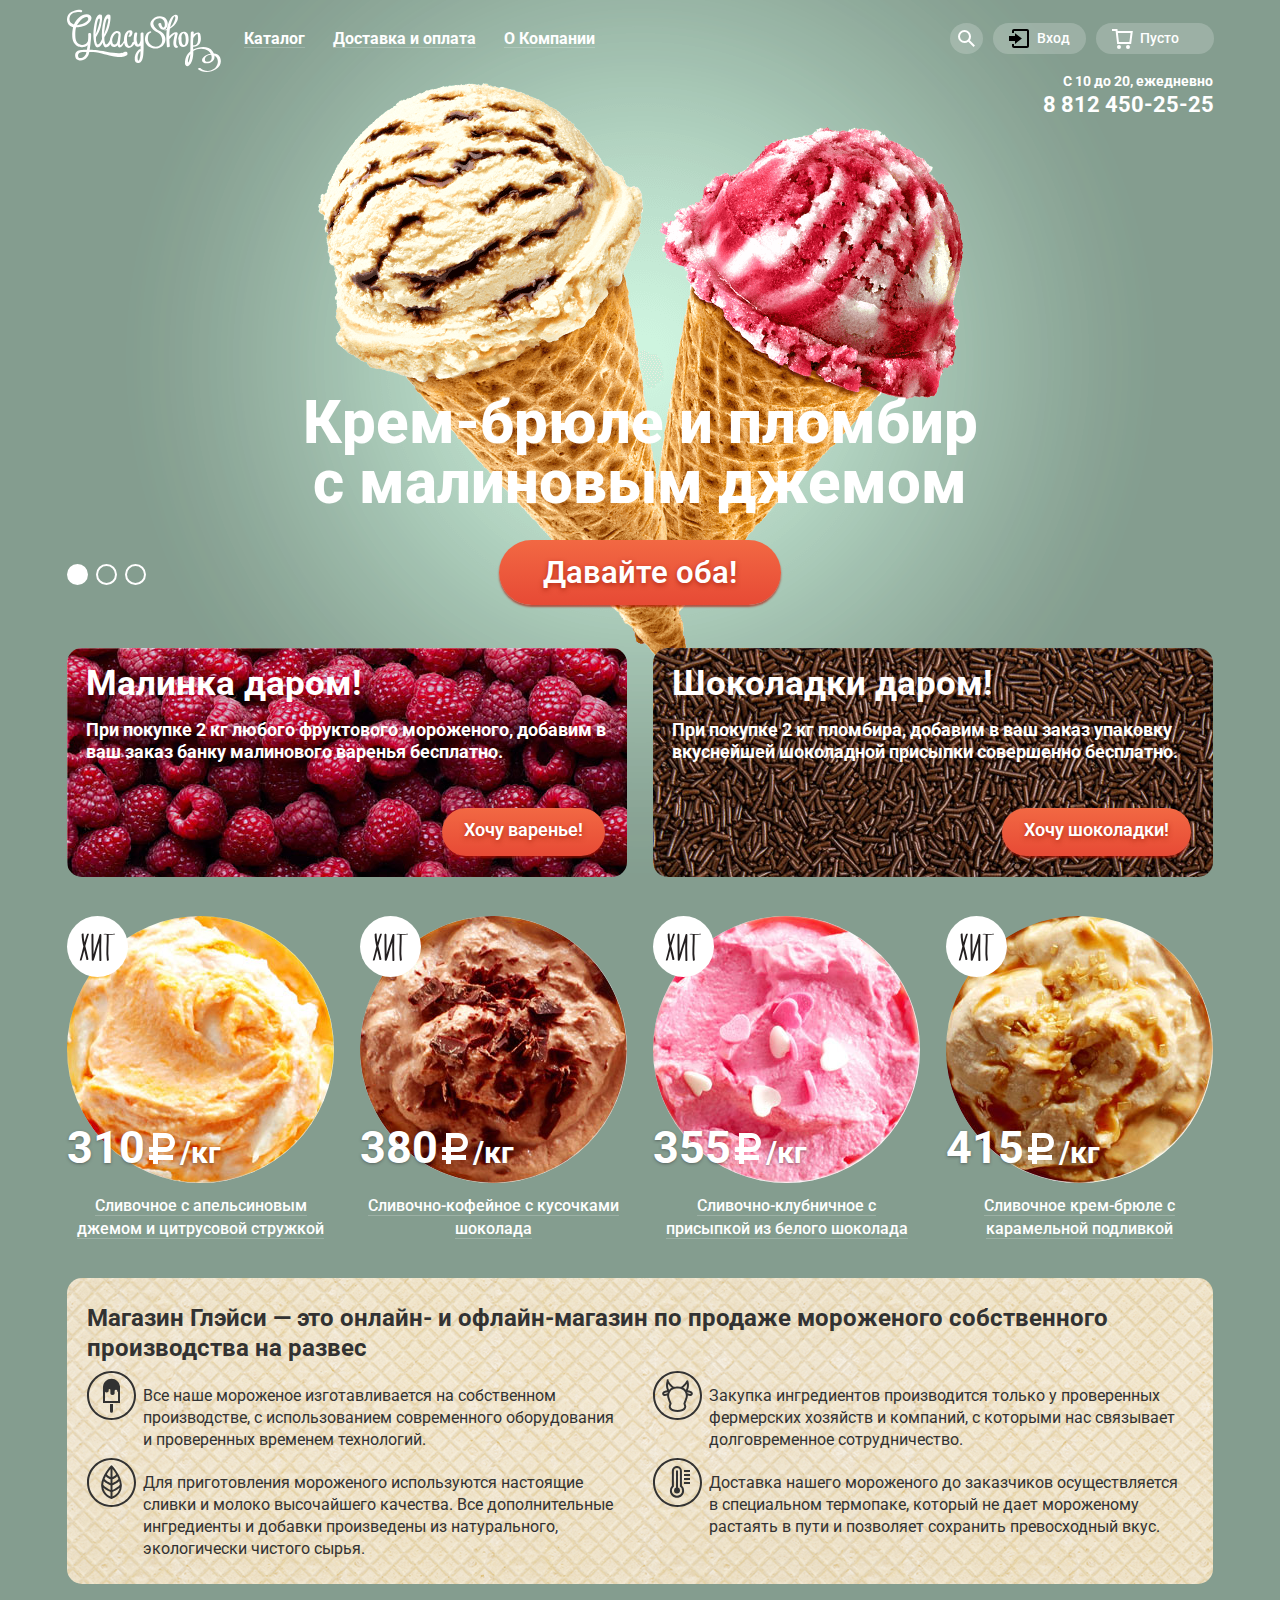
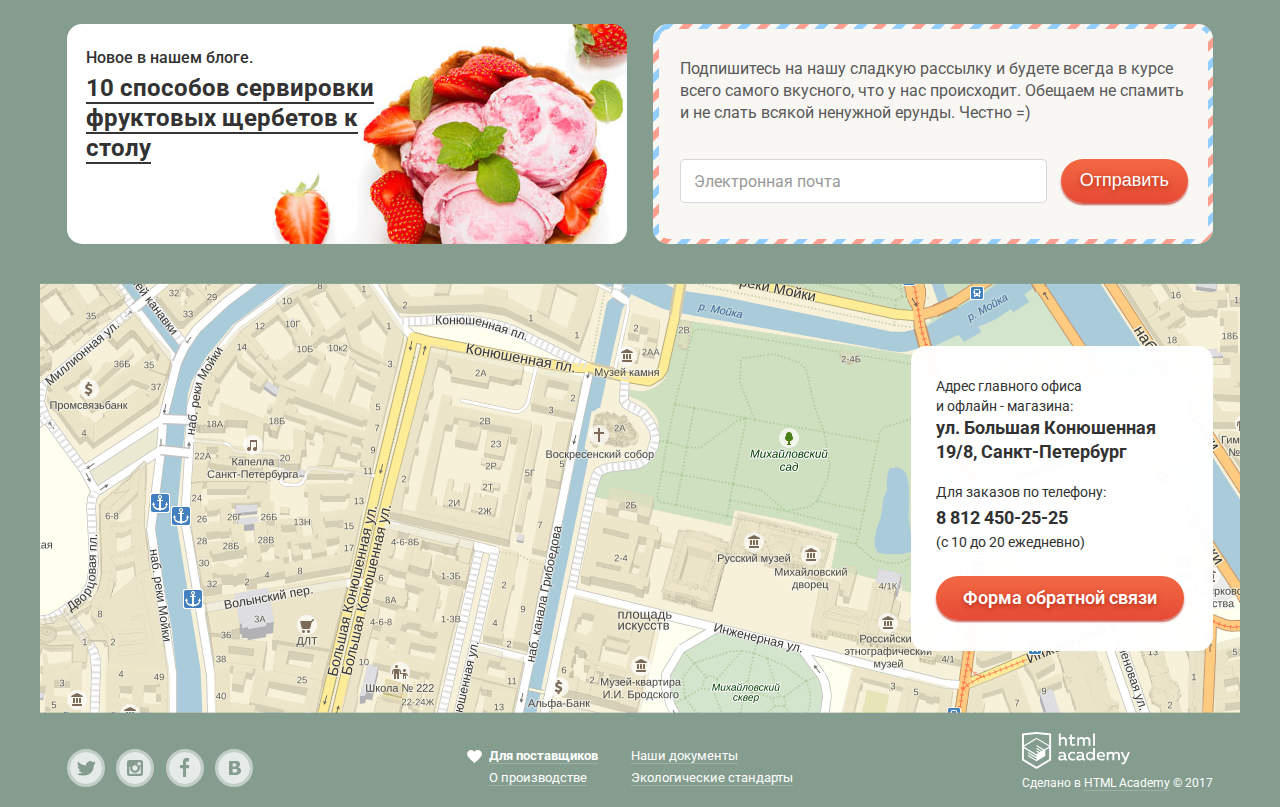
<file: index.html>
<!DOCTYPE html>
<html lang="ru">
  <head>
    <meta charset="utf-8"/>
    <title>Магазин «Глейси»</title>
    <link href="https://fonts.googleapis.com/css?family=Roboto:400,500,700&amp;subset=cyrillic" rel="stylesheet"/>
    <link rel="stylesheet" href="css/normalize.css"/>
    <link rel="stylesheet" href="css/style.min.css"/>
  </head>
  <body>
    <input class="visually-hidden product-radio-1" type="radio" id="product-1" name="toggle" checked/>
    <input class="visually-hidden product-radio-2" type="radio" id="product-2" name="toggle"/>
    <input class="visually-hidden product-radio-3" type="radio" id="product-3" name="toggle"/>
    <div class="site-wrapper">
      <div class="container">
        <header class="main-header">
          <nav class="main-navigation">
            <a class="main-header-logo">
              <img src="img/logo.svg" width="154" height="64" alt="Логотип магазина «Глейси»"/>
            </a>
            <ul class="site-navigation">
              <li class="site-navigation-item-submenu">
                <a class="site-navigation-item-submenu-link" href="#">Каталог</a>
                <ul class="catalog-sub-menu">
                  <li class="catalog-sub-menu-item">
                    <a class="catalog-sub-menu-item-link" href="#1">Новинки</a>
                  </li>
                  <li class="catalog-sub-menu-item">
                    <a class="catalog-sub-menu-item-link" href="catalog.html">Сливочное</a>
                  </li>
                  <li class="catalog-sub-menu-item">
                    <a class="catalog-sub-menu-item-link" href="#3">Щербеты</a>
                  </li>
                  <li class="catalog-sub-menu-item">
                    <a class="catalog-sub-menu-item-link" href="#2">Фруктовый лед</a>
                  </li>
                  <li class="catalog-sub-menu-item">
                    <a class="catalog-sub-menu-item-link" href="#3">Мелорин</a>
                  </li>
                </ul>
              </li>
              <li class="site-navigation-item">
                <a class="site-navigation-item-link" href="#">Доставка и оплата</a>
              </li>
              <li class="site-navigation-item">
                <a class="site-navigation-item-link" href="#">О Компании</a>
              </li>
            </ul>
            <ul class="user-navigation">
              <li class="user-navigation-search">
                <a class="user-navigation-search-link" href="search.html">
                  <span class="visually-hidden">Поиск</span>
                </a>
                <section class="modal modal-search">
                  <h2 class="visually-hidden">Поиск по сайту</h2>
                  <form class="modal-search-form" action="https://echo.htmlacademy.ru" method="get">
                    <p>
                      <label class="visually-hidden" for="search-field">Поиск</label>
                      <input class="input-placeholder" id="search-field" type="text" name="search" value="" placeholder="Что ищем?"/>
                    </p>
                  </form>
                </section>
              </li>
              <li class="user-navigation-logo">
                <a class="user-navigation-logo-link" href="login.html">Вход</a>
                <section class="modal modal-login" id="modal-login">
                  <h2 class="visually-hidden">Личный кабинет</h2>
                  <form class="modal-login-form" action="https://echo.htmlacademy.ru" method="post">
                    <p>
                      <label class="visually-hidden" for="login-field">Логин</label>
                      <input class="input-placeholder" id="login-field" type="text" name="login" value="" placeholder="Электронная почта"/>
                    </p>
                    <p>
                      <label class="visually-hidden" for="password-field">Пароль</label>
                      <input class="input-placeholder" id="password-field" type="password" name="password" value="" placeholder="Пароль"/>
                    </p>
                    <div class="login-help-wrapper">
                      <p class="login-help-links">
                        <a class="login-help-links-item" href="#">Забыли пароль?</a>
                        <a class="login-help-links-item" href="#">Новая регистрация</a>
                      </p>
                      <button class="button modal-login-button" type="submit">Войти</button>
                    </div>
                  </form>
                </section>
              </li>
              <li class="user-navigation-cart">
                <a class="user-navigation-cart-link-empty" href="cart.html">Пусто</a>
              </li>
            </ul>
            <p class="main-header-phones">
              <span class="main-header-phones-shedule">С 10 до 20, ежедневно</span>
              <span class="main-header-phones-number">8 812 450-25-25</span>
            </p>
          </nav>
        </header>
        <section class="slider">
          <div class="slider-controls">
            <label class="product-1" for="product-1">Первый</label>
            <label class="product-2" for="product-2">Второй</label>
            <label class="product-3" for="product-3">Третий</label>
          </div>
          <ul class="slider-list">
            <li class="slider-item slide slide1">
              <h3 class="slide-title">Крем-брюле и пломбир с малиновым джемом</h3>
              <a class="button slide-button" href="#">Давайте оба!</a>
            </li>
            <li class="slider-item slide slide2">
              <h3 class="slide-title">Шоколадный пломбир и лимонный сорбет</h3>
              <a class="button slide-button" href="#">Давайте оба!</a>
            </li>
            <li class="slider-item slide slide3">
              <h3 class="slide-title">Пломбир с помадкой и клубничный щербет</h3>
              <a class="button slide-button" href="#">Давайте оба!</a>
            </li>
          </ul>
        </section>
        <main class="main-wrapper">
          <h1 class="visually-hidden">Магазин «Глейси»</h1>
          <section class="bunners">
            <h2 class="visually-hidden">Наши предложения</h2>
            <ul class="bunners-list">
              <li class="bunners-item bunners-item-left-image">
                <h3>Малинка даром!</h3>
                <p class="bunners-item-description">При покупке 2 кг любого фруктового мороженого, добавим в ваш заказ банку малинового варенья бесплатно.</p>
                <p class="bunners-item-button">
                  <a class="button bunners-button" href="#">Хочу варенье!</a>
                </p>
              </li>
              <li class="bunners-item bunners-item-right-image">
                <h3>Шоколадки даром!</h3>
                <p class="bunners-item-description">При покупке 2 кг пломбира, добавим в ваш заказ упаковку вкуснейшей шоколадной присыпки совершенно бесплатно.</p>
                <p class="bunners-item-button">
                  <a class="button bunners-button" href="#">Хочу шоколадки!</a>
                </p>
              </li>
            </ul>
          </section>
          <section class="catalog">
            <h2 class="visually-hidden">Хиты</h2>
            <ul class="catalog-list">
              <li class="catalog-item">
                <div class="catalog-item-wrapper catalog-hit">
                  <h3>
                    <a href="catalog-item.html">Сливочное с апельсиновым джемом и цитрусовой стружкой</a>
                  </h3>
                  <p class="catalog-image">
                    <img src="img/product-1.jpg" width="267" height="267" alt="Сливочное с апельсиновым джемом и цитрусовой стружкой"/>
                  </p>
                  <p class="catalog-price">
                    310
                    <span class="visually-hidden">₽</span>
                    <span class="catalog-weight">/кг</span>
                  </p>
                </div>
                <p class="catalog-button-container">
                  <a class="button catalog-button" href="#">Быстрый просмотр</a>
                </p>
              </li>
              <li class="catalog-item">
                <div class="catalog-item-wrapper catalog-hit">
                  <h3>
                    <a href="catalog-item.html">Сливочно-кофейное с кусочками шоколада</a>
                  </h3>
                  <p class="catalog-image">
                    <img src="img/product-2.jpg" width="267" height="267" alt="Сливочно-кофейное с кусочками шоколада"/>
                  </p>
                  <p class="catalog-price">
                    380
                    <span class="visually-hidden">₽</span>
                    <span class="catalog-weight">/кг</span>
                  </p>
                </div>
                <p class="catalog-button-container">
                  <a class="button catalog-button" href="#">Быстрый просмотр</a>
                </p>
              </li>
              <li class="catalog-item">
                <div class="catalog-item-wrapper catalog-hit">
                  <h3>
                    <a href="catalog-item.html">Сливочно-клубничное с присыпкой из белого шоколада</a>
                  </h3>
                  <p class="catalog-image">
                    <img src="img/product-3.jpg" width="267" height="267" alt="Сливочно-клубничное с присыпкой из белого шоколада"/>
                  </p>
                  <p class="catalog-price">
                    355
                    <span class="visually-hidden">₽</span>
                    <span class="catalog-weight">/кг</span>
                  </p>
                </div>
                <p class="catalog-button-container">
                  <a class="button catalog-button" href="#">Быстрый просмотр</a>
                </p>
              </li>
              <li class="catalog-item">
                <div class="catalog-item-wrapper catalog-hit">
                  <h3>
                    <a href="catalog-item.html">Сливочное крем-брюле с карамельной подливкой</a>
                  </h3>
                  <p class="catalog-image">
                    <img src="img/product-4.jpg" width="267" height="267" alt="Сливочное крем-брюле с карамельной подливкой"/>
                  </p>
                  <p class="catalog-price">
                    415
                    <span class="visually-hidden">₽</span>
                    <span class="catalog-weight">/кг</span>
                  </p>
                </div>
                <p class="catalog-button-container">
                  <a class="button catalog-button" href="#">Быстрый просмотр</a>
                </p>
              </li>
            </ul>
          </section>
          <section class="features">
            <h2 class="visually-hidden">О магазине «Глейси»</h2>
            <div class="features-wrapper">
              <p>
                <b>Магазин Глэйси — это онлайн- и офлайн-магазин по продаже мороженого собственного производства на развес</b>
              </p>
              <ul class="features-list">
                <li class="features-item features-item-first">Все наше мороженое изготавливается на собственном производстве, с использованием современного оборудования и проверенных временем технологий.</li>
                <li class="features-item features-item-second">Закупка ингредиентов  производится только у проверенных фермерских хозяйств и компаний, с которыми нас связывает долговременное сотрудничество.</li>
                <li class="features-item features-item-third">Для приготовления мороженого используются настоящие сливки и молоко высочайшего качества. Все дополнительные ингредиенты и добавки произведены из натурального, экологически чистого сырья.</li>
                <li class="features-item features-item-forth">Доставка нашего мороженого до заказчиков осуществляется в специальном термопаке, который не дает мороженому растаять в пути и позволяет сохранить превосходный вкус.</li>
              </ul>
            </div>
          </section>
          <section class="miscellanea">
            <h2 class="visually-hidden">Дополнительная информация</h2>
            <ul class="miscellanea-list">
              <li class="miscellanea-item miscellanea-item-left">
                <h3>
                  <a href="#">10 способов сервировки фруктовых щербетов к столу</a>
                </h3>
                <p>Новое в нашем блоге.</p>
              </li>
              <li class="miscellanea-item miscellanea-item-right">
                <h3 class="visually-hidden">Электронная рассылка</h3>
                <div class="miscellanea-item-right-wrapper">
                  <p>Подпишитесь на нашу сладкую рассылку и будете всегда в курсе всего самого вкусного, что у нас происходит. Обещаем не спамить и не слать всякой ненужной ерунды. Честно =)</p>
                  <form class="miscellanea-email-form" action="https://echo.htmlacademy.ru" method="post">
                    <p class="miscellanea-email-form-item">
                      <label class="visually-hidden" for="mailing-field">Электронная почта</label>
                      <input class="input-placeholder" id="mailing-field" type="email" name="mailing" value="" placeholder="Электронная почта"/>
                    </p>
                    <p>
                      <button class="button miscellanea-button" type="submit">Отправить</button>
                    </p>
                  </form>
                </div>
              </li>
            </ul>
          </section>
          <section class="contacts">
            <h2 class="visually-hidden">Контактная информация</h2>
            <div class="contacts-wrapper">
              <p class="contacts-map">
                <img src="img/map.png" width="1200" height="430" alt="Карта с местом расположения магазина «Глейси»"/>
              </p>
              <div class="contacts-info">
                <p class="contacts-address">
                  <span>Адрес главного офиса и офлайн - магазина:</span>
                  <b>ул. Большая Конюшенная</b>
                  <b>19/8, Санкт-Петербург</b>
                </p>
                <p class="contacts-phones">
                  Для заказов по телефону:
                  <b>8 812 450-25-25</b>
                  <span>(с 10 до 20 ежедневно)</span>
                </p>
                <a class="button contacts-button" href="#">Форма обратной связи</a>
              </div>
            </div>
          </section>
        </main>
        <footer class="main-footer">
          <ul class="footer-social">
            <li>
              <a class="social-button social-button-twitter" href="#" aria-label="Твиттер">
                <span class="visually-hidden">Твиттер</span>
                <svg xmlns="http://www.w3.org/2000/svg" width="32" height="32" viewBox="0 0 32 32">
                  <path fill="#FFF" d="M16 0C7.164 0 0 7.164 0 16c0 8.837 7.164 16 16 16 8.837 0 16-7.163 16-16 0-8.836-7.163-16-16-16zm7.944 12.809c-.251 6.516-3.463 10.832-10.992 10.702h-.486c-.447 0-4.543-.443-5.344-1.823 2.479.19 4.247-.406 5.12-1.136-1.048-.289-2.923-.461-3.251-2.848.384.104.618.221 1.299.113-1.307-.824-2.758-1.519-2.679-3.643.311.317 1.164.518 1.46.457-.768-.233-2.149-3.244-.974-4.781 1.984 1.79 4.075 3.482 7.804 3.643.227-2.214 1.24-3.699 3.168-4.325 1.84-.479 3.255.26 3.901 1.138.737-.224 1.453-.466 2.193-.685-.004.833-.569 1.463-.935 1.709.747.165 1.423-.475 1.423-.475-.184.963-1.094 1.725-1.707 1.954z"></path>
                </svg>
              </a>
            </li>
            <li>
              <a class="social-button social-button-instagram" href="#" aria-label="Инстаграм">
                <span class="visually-hidden">Инстаграм</span>
                <svg xmlns="http://www.w3.org/2000/svg" width="32" height="32" viewBox="0 0 32 32">
                  <g fill="#FFF">
                    <path d="M20.916 16a4.938 4.938 0 1 1-9.877 0c0-.394.051-.773.138-1.14h-.897v6.838h11.396V14.86h-.897c.086.367.137.746.137 1.14z"></path>
                    <path d="M15.978 18.659c1.466 0 2.659-1.193 2.659-2.659s-1.193-2.659-2.659-2.659c-1.466 0-2.659 1.193-2.659 2.659s1.192 2.659 2.659 2.659zM18.637 10.302h3.039v3.039h-3.039z"/>
                      <path d="M16 0C7.164 0 0 7.164 0 16c0 8.837 7.164 16 16 16 8.837 0 16-7.163 16-16 0-8.836-7.163-16-16-16zm7.955 21.698a2.285 2.285 0 0 1-2.279 2.279H10.279A2.285 2.285 0 0 1 8 21.698V10.302a2.286 2.286 0 0 1 2.279-2.279h11.396a2.286 2.286 0 0 1 2.279 2.279v11.396z"></path>
                    </g>
                  </svg>
                </a>
              </li>
              <li>
                <a class="social-button social-button-facebook" href="#" aria-label="Фейсбук">
                  <span class="visually-hidden">Фейсбук</span>
                  <svg xmlns="http://www.w3.org/2000/svg" width="32" height="32" viewBox="0 0 32 32">
                    <path fill="#FFF" d="M16 0C7.164 0 0 7.163 0 16s7.164 16 16 16c8.837 0 16-7.164 16-16S24.837 0 16 0zm4.062 9.455h-3.021v3.444h3.021v3.445h-3.021v8.61H14.02v-8.61H11v-3.445h3.021V9.455c0-1.902 1.353-3.445 3.021-3.445h3.021v3.445z"></path>
                  </svg>
                </a>
              </li>
              <li>
                <a class="social-button social-button-vkontakte" href="#" aria-label="Вконтакте">
                  <span class="visually-hidden">Вконтакте</span>
                  <svg xmlns="http://www.w3.org/2000/svg" width="32" height="32" viewBox="0 0 32 32">
                    <g fill="#FFF">
                      <path d="M16.637 14.495c.402-.019.719-.082.951-.188.326-.145.54-.33.641-.559.101-.229.15-.496.15-.797 0-.232-.058-.465-.174-.697-.116-.232-.322-.405-.617-.517-.264-.1-.592-.155-.984-.165a76.242 76.242 0 0 0-1.652-.014h-.339v2.965h.565c.571 0 1.057-.009 1.459-.028zM18.118 17.084c-.282-.081-.672-.125-1.166-.132a127.97 127.97 0 0 0-1.55-.009h-.79v3.493h.264c1.014 0 1.74-.003 2.18-.009a3.2 3.2 0 0 0 1.212-.245c.377-.157.633-.364.774-.625s.214-.562.214-.9c0-.446-.088-.788-.261-1.03-.17-.241-.464-.423-.877-.543z"></path>
                      <path d="M16 0C7.164 0 0 7.164 0 16c0 8.837 7.164 16 16 16 8.837 0 16-7.163 16-16 0-8.836-7.163-16-16-16zm6.602 20.531a3.73 3.73 0 0 1-1.124 1.327c-.552.415-1.161.71-1.823.886s-1.501.264-2.519.264h-6.121V8.987h5.443c1.13 0 1.957.038 2.48.113a5.126 5.126 0 0 1 1.561.5c.533.27.929.632 1.189 1.087.26.455.392.975.392 1.558 0 .678-.179 1.278-.536 1.795-.358.518-.863.92-1.517 1.208v.075c.917.182 1.642.559 2.179 1.13.537.571.807 1.325.807 2.261 0 .678-.138 1.283-.411 1.817z"></path>
                    </g>
                  </svg>
                </a>
              </li>
            </ul>
            <ul class="footer-documents-list">
              <li class="footer-documents-item footer-documents-item-heart">
                <a href="#">Для поставщиков</a>
              </li>
              <li class="footer-documents-item">
                <a href="#">Наши документы</a>
              </li>
              <li class="footer-documents-item">
                <a href="#">О производстве</a>
              </li>
              <li class="footer-documents-item">
                <a href="#">Экологические стандарты</a>
              </li>
            </ul>
            <div class="footer-copyright">
              <a href="https://htmlacademy.ru/intensive/htmlcss">
                <img src="img/logo-htmlacademy.svg" width="108" height="39" alt="Логотип HTML Academy"/>
              </a>
              <p class="footer-copyright-madein">
                Сделано в
                <a href="https://htmlacademy.ru/intensive/htmlcss">HTML Academy</a>
                &copy; 2017
              </p>
            </div>
          </footer>
        </div>
      </div>
      <section class="modal modal-feedback">
        <h2>Мы обязательно вам ответим</h2>
        <form class="modal-feedback-form" action="https://echo.htmlacademy.ru" method="post">
          <p>
            <label class="visually-hidden" for="name-field">Имя пользователя для обратной связи</label>
            <input class="input-placeholder" id="name-field" type="text" name="name" value="" placeholder="Как вас зовут?"/>
          </p>
          <p>
            <label class="visually-hidden" for="email-field">Почта пользователя для обратной связи</label>
            <input class="input-placeholder" id="email-field" type="email" name="email" value="" placeholder="Ваша почта для ответа?"/>
          </p>
          <p class="modal-feedback-form-comments">
            <label class="visually-hidden" for="comment-field">Ваш комментарий</label>
            <textarea class="feedback-textarea" id="comment-field" name="comment" rows="7" placeholder="Напишите что-нибудь..."></textarea>
          </p>
          <button class="button modal-feedback-button" type="submit">Отправить</button>
        </form>
        <button class="modal-close" type="button" aria-label="Закрыть"></button>
      </section>
      <script src="js/popup.min.js"></script>
    </body>
  </html>
</file>
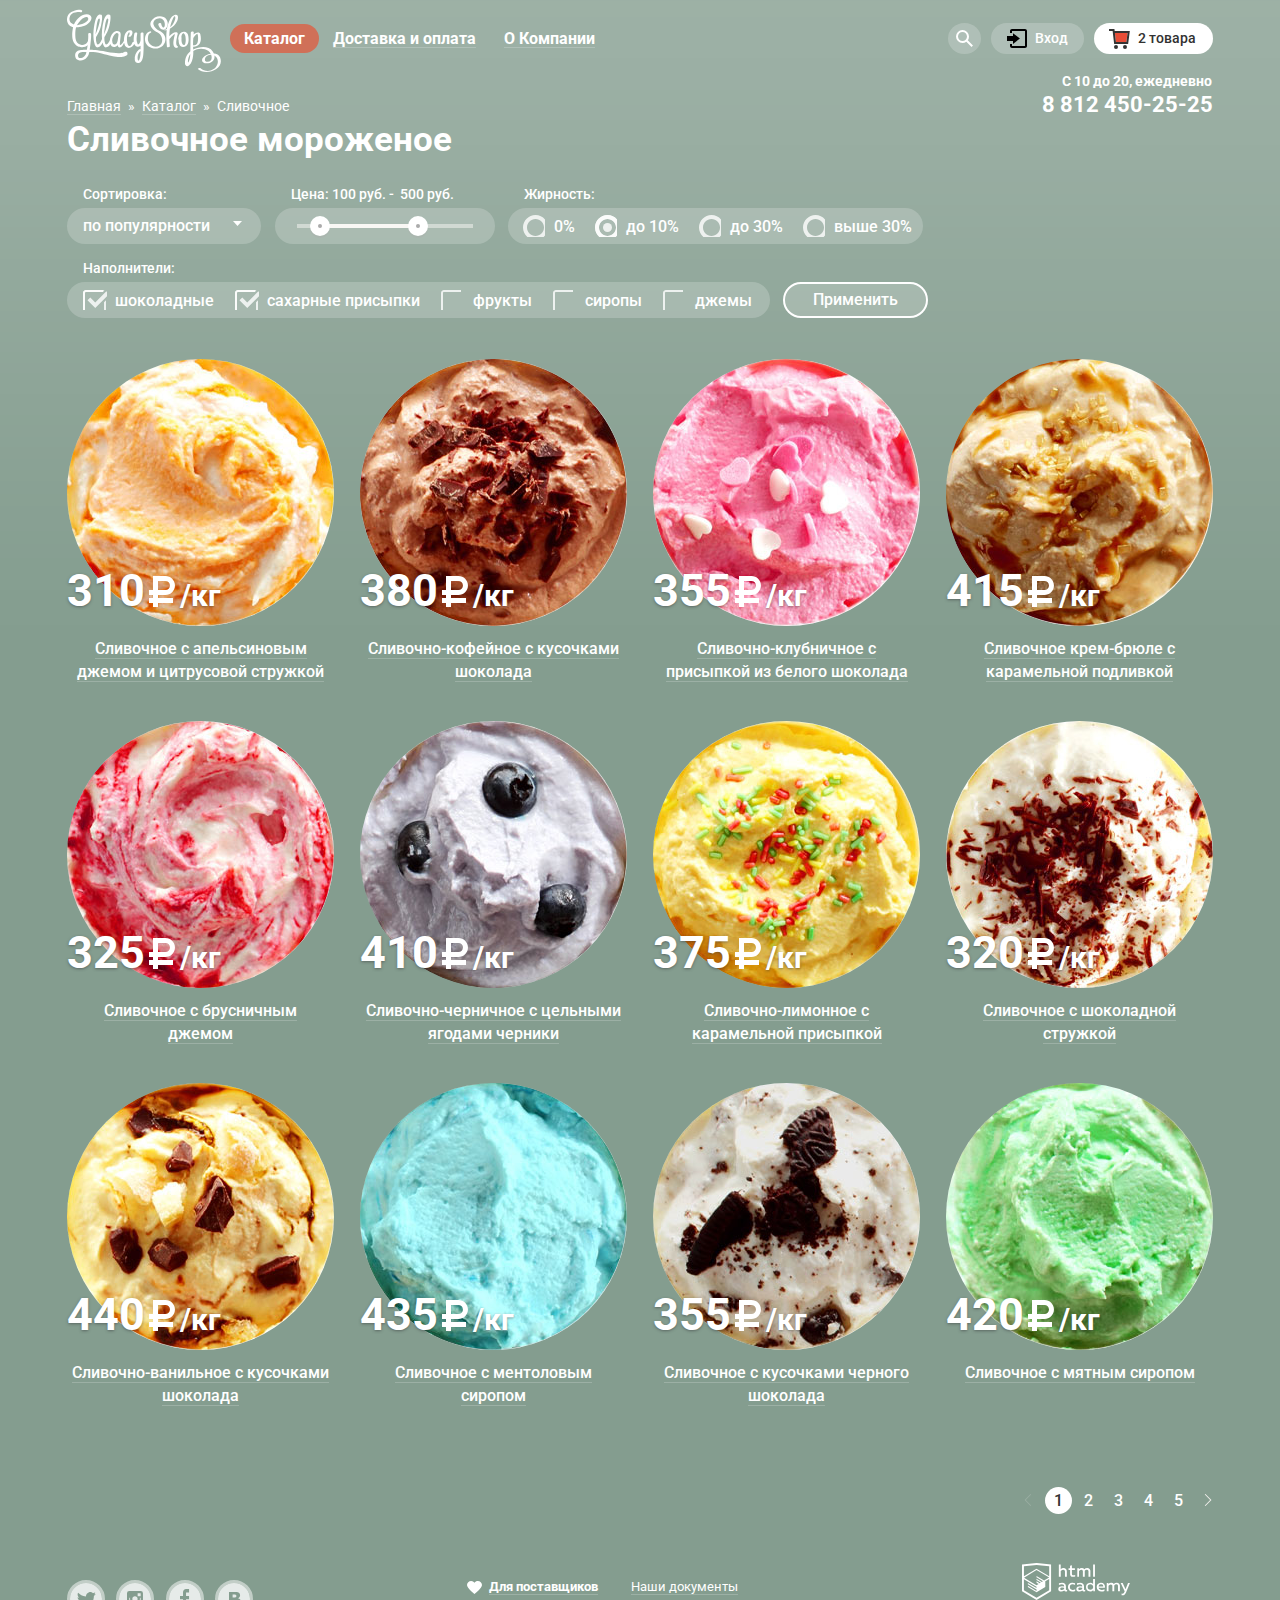
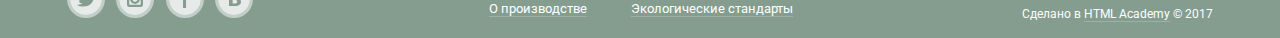
<file: catalog.html>
<!DOCTYPE html>
<html lang="ru">
  <head>
    <meta charset="utf-8"/>
    <title>Каталог магазина «Глейси»</title>
    <link href="https://fonts.googleapis.com/css?family=Roboto:400,500,700&amp;subset=cyrillic" rel="stylesheet"/>
    <link rel="stylesheet" href="css/normalize.css"/>
    <link rel="stylesheet" href="css/style.min.css"/>
  </head>
  <body>
    <div class="site-wrapper site-wrapper-inner-page">
      <div class="container">
        <header class="main-header-inner">
          <nav class="main-navigation">
            <a class="main-header-logo" href="index.html">
              <img src="img/logo.svg" width="154" height="64" alt="Логотип магазина «Глейси»"/>
            </a>
            <ul class="site-navigation">
              <li class="site-navigation-item-submenu">
                <a class="site-navigation-item-link-active" href="catalog.html">Каталог</a>
                <ul class="catalog-sub-menu">
                  <li class="catalog-sub-menu-item">
                    <a class="catalog-sub-menu-item-link" href="#1">Новинки</a>
                  </li>
                  <li class="catalog-sub-menu-item">
                    <a class="catalog-sub-menu-item-link-current">Сливочное</a>
                  </li>
                  <li class="catalog-sub-menu-item">
                    <a class="catalog-sub-menu-item-link" href="#3">Щербеты</a>
                  </li>
                  <li class="catalog-sub-menu-item">
                    <a class="catalog-sub-menu-item-link" href="#2">Фруктовый лед</a>
                  </li>
                  <li class="catalog-sub-menu-item">
                    <a class="catalog-sub-menu-item-link" href="#3">Мелорин</a>
                  </li>
                </ul>
              </li>
              <li class="site-navigation-item">
                <a class="site-navigation-item-link" href="#">Доставка и оплата</a>
              </li>
              <li class="site-navigation-item">
                <a class="site-navigation-item-link" href="#">О Компании</a>
              </li>
            </ul>
            <ul class="user-navigation">
              <li class="user-navigation-search">
                <a class="user-navigation-search-link" href="search.html">
                  <span class="visually-hidden">Поиск</span>
                </a>
                <section class="modal modal-search">
                  <h2 class="visually-hidden">Поиск по сайту</h2>
                  <form class="modal-search-form" action="https://echo.htmlacademy.ru" method="get">
                    <p>
                      <label class="visually-hidden" for="search-field">Поиск</label>
                      <input class="input-placeholder" id="search-field" type="text" name="search" value="" placeholder="Что ищем?"/>
                    </p>
                  </form>
                </section>
              </li>
              <li class="user-navigation-logo">
                <a class="user-navigation-logo-link" href="login.html">Вход</a>
                <section class="modal modal-login" id="modal-login">
                  <h2 class="visually-hidden">Личный кабинет</h2>
                  <form class="modal-login-form" action="https://echo.htmlacademy.ru" method="post">
                    <p>
                      <label class="visually-hidden" for="login-field">Логин</label>
                      <input class="input-placeholder" id="login-field" type="text" name="login" value="" placeholder="Электронная почта"/>
                    </p>
                    <p>
                      <label class="visually-hidden" for="password-field">Пароль</label>
                      <input class="input-placeholder" id="password-field" type="password" name="password" value="" placeholder="Пароль"/>
                    </p>
                    <div class="login-help-wrapper">
                      <p class="login-help-links">
                        <a class="login-help-links-item" href="#">Забыли пароль?</a>
                        <a class="login-help-links-item" href="#">Новая регистрация</a>
                      </p>
                      <button class="button modal-login-button" type="submit">Войти</button>
                    </div>
                  </form>
                </section>
              </li>
              <li class="user-navigation-cart">
                <a class="user-navigation-cart-link" href="cart.html">2 товара</a>
                <section class="modal modal-products">
                  <h2 class="visually-hidden">Товары в корзине</h2>
                  <table>
                    <tr>
                      <td class="modal-products-column1">
                        <span class="visually-hidden">X</span>
                        <img src="img/cross-small.svg" width="11" height="11" alt="Удалить продукт из корзины"/>
                      </td>
                      <td class="modal-products-column2">
                        <img class="modal-products-small-image" src="img/product-1.jpg" width="267" height="267" alt="Пломбир с апельсиновым джемом"/>
                      </td>
                      <td class="modal-products-column3">Пломбир с апельсиновым джемом</td>
                      <td class="modal-products-column4">
                        1,5 кг х
                        <span class="modal-products-price">200 руб.</span>
                      </td>
                      <td class="modal-products-column5">300 руб.</td>
                    </tr>
                    <tr>
                      <td class="modal-products-column1">
                        <span class="visually-hidden">X</span>
                        <img src="img/cross-small.svg" width="11" height="11" alt="Удалить продукт из корзины"/>
                      </td>
                      <td class="modal-products-column2">
                        <img class="modal-products-small-image" src="img/product-2.jpg" width="267" height="267" alt="Клубничный пломбир с присыпкой из белого шоколада"/>
                      </td>
                      <td class="modal-products-column3">Клубничный пломбир с присыпкой из белого шоколада</td>
                      <td class="modal-products-column4">
                        1,5 кг х
                        <span class="modal-products-price">300 руб.</span>
                      </td>
                      <td class="modal-products-column5">450 руб.</td>
                    </tr>
                  </table>
                  <p class="modal-products-wrapper">
                    <span class="modal-products-total">Итого: 750 руб.</span>
                    <a class="button modal-products-view-button" href="#">Оформить заказ</a>
                  </p>
                </section>
              </li>
            </ul>
            <p class="main-header-phones">
              <span class="main-header-phones-shedule">С 10 до 20, ежедневно</span>
              <span class="main-header-phones-number">8 812 450-25-25</span>
            </p>
          </nav>
        </header>
        <main class="main-wrapper">
          <h2 class="visually-hidden">Список средств для ухода</h2>
          <div class="catalog-navigation">
            <h1 class="page-title">Сливочное мороженое</h1>
            <ul class="breadcrumbs">
              <li>
                <a href="index.html">Главная</a>
              </li>
              <li>
                <a href="catalog.html">Каталог</a>
              </li>
              <li class="breadcrumbs-current">Сливочное</li>
            </ul>
          </div>
          <section class="filters">
            <h2 class="visually-hidden">Фильтр товаров</h2>
            <form class="filters-form" action="https://echo.htmlacademy.ru" method="get">
              <fieldset class="filters-fieldset-sorting">
                <legend class="filters-legend">Сортировка:</legend>
                <label class="visually-hidden" for="sorting-field">Опции сортировки</label>
                <div class="sorting-select-wrapper">
                  <select class="sorting-select" id="sorting-field" name="sorting">
                    <option value="1">по популярности</option>
                    <option value="2">сначала недорогие</option>
                    <option value="3">сначала дорогие</option>
                    <option value="4">по жирности</option>
                  </select>
                </div>
              </fieldset>
              <fieldset class="filters-fieldset-range">
                <legend class="filters-legend">Цена:</legend>
                <div class="range-filter">
                  <div class="price-controls">
                    <label class="min-price">
                      <input name="min-price" type="text" value="100"/>
                      руб. -
                    </label>
                    <label class="max-price">
                      <input name="max-price" type="text" value="500"/>
                      руб.
                    </label>
                  </div>
                  <div class="range-controls">
                    <div class="scale">
                      <div class="bar"></div>
                    </div>
                    <div class="toggle toggle-min"></div>
                    <div class="toggle toggle-max"></div>
                  </div>
                </div>
              </fieldset>
              <fieldset class="filters-fieldset-fat">
                <legend class="filters-legend">Жирность:</legend>
                <ul class="fatness-list">
                  <li class="filters-option">
                    <input class="visually-hidden filters-input filters-input-radio" id="zero-field" type="radio" name="fat-content" value="zero"/>
                    <label for="zero-field">0%</label>
                  </li>
                  <li class="filters-option">
                    <input class="visually-hidden filters-input filters-input-radio" id="to-ten-field" type="radio" name="fat-content" value="to-ten" checked/>
                    <label for="to-ten-field">до 10%</label>
                  </li>
                  <li class="filters-option">
                    <input class="visually-hidden filters-input filters-input-radio" id="to-thirty-field" type="radio" name="fat-content" value="to-thirty"/>
                    <label for="to-thirty-field">до 30%</label>
                  </li>
                  <li class="filters-option">
                    <input class="visually-hidden filters-input filters-input-radio" id="over-thirty-field" type="radio" name="fat-content" value="over-thirty"/>
                    <label for="over-thirty-field">выше 30%</label>
                  </li>
                </ul>
              </fieldset>
              <fieldset class="filters-fieldset-filler">
                <legend class="filters-legend">Наполнители:</legend>
                <ul class="filler-list">
                  <li class="filters-option">
                    <input class="visually-hidden filters-input filters-input-checkbox" id="chocolate-field" type="checkbox" name="chocolate" checked/>
                    <label for="chocolate-field">шоколадные</label>
                  </li>
                  <li class="filters-option">
                    <input class="visually-hidden filters-input filters-input-checkbox" id="sugar-powder-field" type="checkbox" name="sugar-powder" checked/>
                    <label for="sugar-powder-field">сахарные присыпки</label>
                  </li>
                  <li class="filters-option">
                    <input class="visually-hidden filters-input filters-input-checkbox" id="froot-field" type="checkbox" name="froot"/>
                    <label for="froot-field">фрукты</label>
                  </li>
                  <li class="filters-option">
                    <input class="visually-hidden filters-input filters-input-checkbox" id="syrop-field" type="checkbox" name="syrop"/>
                    <label for="syrop-field">сиропы</label>
                  </li>
                  <li class="filters-option">
                    <input class="visually-hidden filters-input filters-input-checkbox" id="jam-field" type="checkbox" name="jam"/>
                    <label for="jam-field">джемы</label>
                  </li>
                </ul>
              </fieldset>
              <button class="button filters-button" type="submit">Применить</button>
            </form>
          </section>
          <section class="catalog">
            <h2 class="visually-hidden">Товары</h2>
            <ul class="catalog-list">
              <li class="catalog-item">
                <div class="catalog-item-wrapper">
                  <h3>
                    <a href="catalog-item.html">Сливочное с апельсиновым джемом и цитрусовой стружкой</a>
                  </h3>
                  <p class="catalog-image">
                    <img src="img/product-1.jpg" width="267" height="267" alt="Сливочное с апельсиновым джемом и цитрусовой стружкой"/>
                  </p>
                  <p class="catalog-price">
                    310
                    <span class="visually-hidden">₽</span>
                    <span class="catalog-weight">/кг</span>
                  </p>
                </div>
                <p class="catalog-button-container">
                  <a class="button catalog-button" href="#">Быстрый просмотр</a>
                </p>
              </li>
              <li class="catalog-item">
                <div class="catalog-item-wrapper">
                  <h3>
                    <a href="catalog-item.html">Сливочно-кофейное с кусочками шоколада</a>
                  </h3>
                  <p class="catalog-image">
                    <img src="img/product-2.jpg" width="267" height="267" alt="Сливочно-кофейное с кусочками шоколада"/>
                  </p>
                  <p class="catalog-price">
                    380
                    <span class="visually-hidden">₽</span>
                    <span class="catalog-weight">/кг</span>
                  </p>
                </div>
                <p class="catalog-button-container">
                  <a class="button catalog-button" href="#">Быстрый просмотр</a>
                </p>
              </li>
              <li class="catalog-item">
                <div class="catalog-item-wrapper">
                  <h3>
                    <a href="catalog-item.html">Сливочно-клубничное с присыпкой из белого шоколада</a>
                  </h3>
                  <p class="catalog-image">
                    <img src="img/product-3.jpg" width="267" height="267" alt="Сливочно-клубничное с присыпкой из белого шоколада"/>
                  </p>
                  <p class="catalog-price">
                    355
                    <span class="visually-hidden">₽</span>
                    <span class="catalog-weight">/кг</span>
                  </p>
                </div>
                <p class="catalog-button-container">
                  <a class="button catalog-button" href="#">Быстрый просмотр</a>
                </p>
              </li>
              <li class="catalog-item">
                <div class="catalog-item-wrapper">
                  <h3>
                    <a href="catalog-item.html">Сливочное крем-брюле с карамельной подливкой</a>
                  </h3>
                  <p class="catalog-image">
                    <img src="img/product-4.jpg" width="267" height="267" alt="Сливочное крем-брюле с карамельной подливкой"/>
                  </p>
                  <p class="catalog-price">
                    415
                    <span class="visually-hidden">₽</span>
                    <span class="catalog-weight">/кг</span>
                  </p>
                </div>
                <p class="catalog-button-container">
                  <a class="button catalog-button" href="#">Быстрый просмотр</a>
                </p>
              </li>
              <li class="catalog-item">
                <div class="catalog-item-wrapper">
                  <h3>
                    <a href="catalog-item.html">Сливочное с брусничным джемом</a>
                  </h3>
                  <p class="catalog-image">
                    <img src="img/product-5.jpg" width="267" height="267" alt="Сливочное с брусничным джемом"/>
                  </p>
                  <p class="catalog-price">
                    325
                    <span class="visually-hidden">₽</span>
                    <span class="catalog-weight">/кг</span>
                  </p>
                </div>
                <p class="catalog-button-container">
                  <a class="button catalog-button" href="#">Быстрый просмотр</a>
                </p>
              </li>
              <li class="catalog-item">
                <div class="catalog-item-wrapper">
                  <h3>
                    <a href="catalog-item.html">Сливочно-черничное с цельными ягодами черники</a>
                  </h3>
                  <p class="catalog-image">
                    <img src="img/product-6.jpg" width="267" height="267" alt="Сливочно-черничное с цельными ягодами черники"/>
                  </p>
                  <p class="catalog-price">
                    410
                    <span class="visually-hidden">₽</span>
                    <span class="catalog-weight">/кг</span>
                  </p>
                </div>
                <p class="catalog-button-container">
                  <a class="button catalog-button" href="#">Быстрый просмотр</a>
                </p>
              </li>
              <li class="catalog-item">
                <div class="catalog-item-wrapper">
                  <h3>
                    <a href="catalog-item.html">Сливочно-лимонное с карамельной присыпкой</a>
                  </h3>
                  <p class="catalog-image">
                    <img src="img/product-7.jpg" width="267" height="267" alt="Сливочно-лимонное с карамельной присыпкой"/>
                  </p>
                  <p class="catalog-price">
                    375
                    <span class="visually-hidden">₽</span>
                    <span class="catalog-weight">/кг</span>
                  </p>
                </div>
                <p class="catalog-button-container">
                  <a class="button catalog-button" href="#">Быстрый просмотр</a>
                </p>
              </li>
              <li class="catalog-item">
                <div class="catalog-item-wrapper">
                  <h3>
                    <a href="catalog-item.html">Сливочное с шоколадной стружкой</a>
                  </h3>
                  <p class="catalog-image">
                    <img src="img/product-8.jpg" width="267" height="267" alt="Сливочное с шоколадной стружкой"/>
                  </p>
                  <p class="catalog-price">
                    320
                    <span class="visually-hidden">₽</span>
                    <span class="catalog-weight">/кг</span>
                  </p>
                </div>
                <p class="catalog-button-container">
                  <a class="button catalog-button" href="#">Быстрый просмотр</a>
                </p>
              </li>
              <li class="catalog-item">
                <div class="catalog-item-wrapper">
                  <h3>
                    <a href="catalog-item.html">Сливочно-ванильное с кусочками шоколада</a>
                  </h3>
                  <p class="catalog-image">
                    <img src="img/product-9.jpg" width="267" height="267" alt="Сливочно-ванильное с кусочками шоколада"/>
                  </p>
                  <p class="catalog-price">
                    440
                    <span class="visually-hidden">₽</span>
                    <span class="catalog-weight">/кг</span>
                  </p>
                </div>
                <p class="catalog-button-container">
                  <a class="button catalog-button" href="#">Быстрый просмотр</a>
                </p>
              </li>
              <li class="catalog-item">
                <div class="catalog-item-wrapper">
                  <h3>
                    <a href="catalog-item.html">Сливочноe с ментоловым сиропом</a>
                  </h3>
                  <p class="catalog-image">
                    <img src="img/product-10.jpg" width="267" height="267" alt="Сливочноe с ментоловым сиропом"/>
                  </p>
                  <p class="catalog-price">
                    435
                    <span class="visually-hidden">₽</span>
                    <span class="catalog-weight">/кг</span>
                  </p>
                </div>
                <p class="catalog-button-container">
                  <a class="button catalog-button" href="#">Быстрый просмотр</a>
                </p>
              </li>
              <li class="catalog-item">
                <div class="catalog-item-wrapper">
                  <h3>
                    <a href="catalog-item.html">Сливочное с кусочками черного шоколада</a>
                  </h3>
                  <p class="catalog-image">
                    <img src="img/product-11.jpg" width="267" height="267" alt="Сливочное с кусочками черного шоколада"/>
                  </p>
                  <p class="catalog-price">
                    355
                    <span class="visually-hidden">₽</span>
                    <span class="catalog-weight">/кг</span>
                  </p>
                </div>
                <p class="catalog-button-container">
                  <a class="button catalog-button" href="#">Быстрый просмотр</a>
                </p>
              </li>
              <li class="catalog-item">
                <div class="catalog-item-wrapper">
                  <h3>
                    <a href="catalog-item.html">Сливочное с мятным сиропом</a>
                  </h3>
                  <p class="catalog-image">
                    <img src="img/product-12.jpg" width="267" height="267" alt="Сливочное с мятным сиропом"/>
                  </p>
                  <p class="catalog-price">
                    420
                    <span class="visually-hidden">₽</span>
                    <span class="catalog-weight">/кг</span>
                  </p>
                </div>
                <p class="catalog-button-container">
                  <a class="button catalog-button" href="#">Быстрый просмотр</a>
                </p>
              </li>
            </ul>
          </section>
          <section class="pagination">
            <h2 class="visually-hidden">Список страниц</h2>
            <ul class="pagination-list">
              <li class="pagination-item pagination-item-prev">
                <a class="pagination-item-prev-icon" href="#" aria-label="Перейти на предыдущую страницу">
                  <span class="visually-hidden">Предыдущая страница</span>
                  <svg xmlns="http://www.w3.org/2000/svg" width="8" height="12" viewBox="0 0 8 12">
                    <path fill="#C1C6CE" d="M7.237 5.642L1.729.133a.506.506 0 1 0-.716.716L6.163 6l-5.151 5.15a.507.507 0 0 0 .716.717l5.509-5.509a.504.504 0 0 0 0-.716z"></path>
                  </svg>
                </a>
              </li>
              <li class="pagination-item pagination-item-current">
                <a>1</a>
              </li>
              <li class="pagination-item">
                <a href="#" aria-label="Выбрать страницу 2">2</a>
              </li>
              <li class="pagination-item">
                <a href="#" aria-label="Выбрать страницу 3">3</a>
              </li>
              <li class="pagination-item">
                <a href="#" aria-label="Выбрать страницу 4">4</a>
              </li>
              <li class="pagination-item">
                <a href="#" aria-label="Выбрать страницу 5">5</a>
              </li>
              <li class="pagination-item pagination-item-next">
                <a class="pagination-item-next-icon" href="#" aria-label="Перейти на следующую страницу">
                  <span class="visually-hidden">Следующая страница</span>
                  <svg xmlns="http://www.w3.org/2000/svg" width="8" height="12" viewBox="0 0 8 12">
                    <path fill="#C1C6CE" d="M7.237 5.642L1.729.133a.506.506 0 1 0-.716.716L6.163 6l-5.151 5.15a.507.507 0 0 0 .716.717l5.509-5.509a.504.504 0 0 0 0-.716z"></path>
                  </svg>
                </a>
              </li>
            </ul>
          </section>
        </main>
        <footer class="main-footer">
          <ul class="footer-social">
            <li>
              <a class="social-button social-button-twitter" href="#" aria-label="Твиттер">
                <span class="visually-hidden">Твиттер</span>
                <svg xmlns="http://www.w3.org/2000/svg" width="32" height="32" viewBox="0 0 32 32">
                  <path fill="#FFF" d="M16 0C7.164 0 0 7.164 0 16c0 8.837 7.164 16 16 16 8.837 0 16-7.163 16-16 0-8.836-7.163-16-16-16zm7.944 12.809c-.251 6.516-3.463 10.832-10.992 10.702h-.486c-.447 0-4.543-.443-5.344-1.823 2.479.19 4.247-.406 5.12-1.136-1.048-.289-2.923-.461-3.251-2.848.384.104.618.221 1.299.113-1.307-.824-2.758-1.519-2.679-3.643.311.317 1.164.518 1.46.457-.768-.233-2.149-3.244-.974-4.781 1.984 1.79 4.075 3.482 7.804 3.643.227-2.214 1.24-3.699 3.168-4.325 1.84-.479 3.255.26 3.901 1.138.737-.224 1.453-.466 2.193-.685-.004.833-.569 1.463-.935 1.709.747.165 1.423-.475 1.423-.475-.184.963-1.094 1.725-1.707 1.954z"></path>
                </svg>
              </a>
            </li>
            <li>
              <a class="social-button social-button-instagram" href="#" aria-label="Инстаграм">
                <span class="visually-hidden">Инстаграм</span>
                <svg xmlns="http://www.w3.org/2000/svg" width="32" height="32" viewBox="0 0 32 32">
                  <g fill="#FFF">
                    <path d="M20.916 16a4.938 4.938 0 1 1-9.877 0c0-.394.051-.773.138-1.14h-.897v6.838h11.396V14.86h-.897c.086.367.137.746.137 1.14z"></path>
                    <path d="M15.978 18.659c1.466 0 2.659-1.193 2.659-2.659s-1.193-2.659-2.659-2.659c-1.466 0-2.659 1.193-2.659 2.659s1.192 2.659 2.659 2.659zM18.637 10.302h3.039v3.039h-3.039z"/>
                      <path d="M16 0C7.164 0 0 7.164 0 16c0 8.837 7.164 16 16 16 8.837 0 16-7.163 16-16 0-8.836-7.163-16-16-16zm7.955 21.698a2.285 2.285 0 0 1-2.279 2.279H10.279A2.285 2.285 0 0 1 8 21.698V10.302a2.286 2.286 0 0 1 2.279-2.279h11.396a2.286 2.286 0 0 1 2.279 2.279v11.396z"></path>
                    </g>
                  </svg>
                </a>
              </li>
              <li>
                <a class="social-button social-button-facebook" href="#" aria-label="Фейсбук">
                  <span class="visually-hidden">Фейсбук</span>
                  <svg xmlns="http://www.w3.org/2000/svg" width="32" height="32" viewBox="0 0 32 32">
                    <path fill="#FFF" d="M16 0C7.164 0 0 7.163 0 16s7.164 16 16 16c8.837 0 16-7.164 16-16S24.837 0 16 0zm4.062 9.455h-3.021v3.444h3.021v3.445h-3.021v8.61H14.02v-8.61H11v-3.445h3.021V9.455c0-1.902 1.353-3.445 3.021-3.445h3.021v3.445z"></path>
                  </svg>
                </a>
              </li>
              <li>
                <a class="social-button social-button-vkontakte" href="#" aria-label="Вконтакте">
                  <span class="visually-hidden">Вконтакте</span>
                  <svg xmlns="http://www.w3.org/2000/svg" width="32" height="32" viewBox="0 0 32 32">
                    <g fill="#FFF">
                      <path d="M16.637 14.495c.402-.019.719-.082.951-.188.326-.145.54-.33.641-.559.101-.229.15-.496.15-.797 0-.232-.058-.465-.174-.697-.116-.232-.322-.405-.617-.517-.264-.1-.592-.155-.984-.165a76.242 76.242 0 0 0-1.652-.014h-.339v2.965h.565c.571 0 1.057-.009 1.459-.028zM18.118 17.084c-.282-.081-.672-.125-1.166-.132a127.97 127.97 0 0 0-1.55-.009h-.79v3.493h.264c1.014 0 1.74-.003 2.18-.009a3.2 3.2 0 0 0 1.212-.245c.377-.157.633-.364.774-.625s.214-.562.214-.9c0-.446-.088-.788-.261-1.03-.17-.241-.464-.423-.877-.543z"></path>
                      <path d="M16 0C7.164 0 0 7.164 0 16c0 8.837 7.164 16 16 16 8.837 0 16-7.163 16-16 0-8.836-7.163-16-16-16zm6.602 20.531a3.73 3.73 0 0 1-1.124 1.327c-.552.415-1.161.71-1.823.886s-1.501.264-2.519.264h-6.121V8.987h5.443c1.13 0 1.957.038 2.48.113a5.126 5.126 0 0 1 1.561.5c.533.27.929.632 1.189 1.087.26.455.392.975.392 1.558 0 .678-.179 1.278-.536 1.795-.358.518-.863.92-1.517 1.208v.075c.917.182 1.642.559 2.179 1.13.537.571.807 1.325.807 2.261 0 .678-.138 1.283-.411 1.817z"></path>
                    </g>
                  </svg>
                </a>
              </li>
            </ul>
            <ul class="footer-documents-list">
              <li class="footer-documents-item footer-documents-item-heart">
                <a href="#">Для поставщиков</a>
              </li>
              <li class="footer-documents-item">
                <a href="#">Наши документы</a>
              </li>
              <li class="footer-documents-item">
                <a href="#">О производстве</a>
              </li>
              <li class="footer-documents-item">
                <a href="#">Экологические стандарты</a>
              </li>
            </ul>
            <div class="footer-copyright">
              <a href="https://htmlacademy.ru/intensive/htmlcss">
                <img src="img/logo-htmlacademy.svg" width="108" height="39" alt="Логотип HTML Academy"/>
              </a>
              <p class="footer-copyright-madein">
                Сделано в
                <a href="https://htmlacademy.ru/intensive/htmlcss">HTML Academy</a>
                &copy; 2017
              </p>
            </div>
          </footer>
        </div>
      </div>
    </body>
  </html>
</file>
<file: css/style.min.css>
@-webkit-keyframes bounce{0%{-webkit-transform:translateY(-2000px);transform:translateY(-2000px)}70%{-webkit-transform:translateY(30px);transform:translateY(30px)}90%{-webkit-transform:translateY(-10px);transform:translateY(-10px)}to{-webkit-transform:translateY(0);transform:translateY(0)}}@keyframes bounce{0%{-webkit-transform:translateY(-2000px);transform:translateY(-2000px)}70%{-webkit-transform:translateY(30px);transform:translateY(30px)}90%{-webkit-transform:translateY(-10px);transform:translateY(-10px)}to{-webkit-transform:translateY(0);transform:translateY(0)}}@-webkit-keyframes shake{0%,to{-webkit-transform:translateX(0);transform:translateX(0)}10%,30%,50%,70%,90%{-webkit-transform:translateX(-10px);transform:translateX(-10px)}20%,40%,60%,80%{-webkit-transform:translateX(10px);transform:translateX(10px)}}@keyframes shake{0%,to{-webkit-transform:translateX(0);transform:translateX(0)}10%,30%,50%,70%,90%{-webkit-transform:translateX(-10px);transform:translateX(-10px)}20%,40%,60%,80%{-webkit-transform:translateX(10px);transform:translateX(10px)}}body{margin:0;padding:0;font-family:"Roboto",Arial,sans-serif;font-size:16px;line-height:22px;font-weight:400;color:#fff;background-color:#849d8f}*,::after,::before,body,html{-webkit-box-sizing:border-box;box-sizing:border-box}a{font-size:16px;line-height:18px;font-weight:500;text-decoration:none;color:#fff}img{max-width:100%;height:auto}.visually-hidden:not(:focus):not(:active),input[type=checkbox].visually-hidden,input[type=radio].visually-hidden,label.visually-hidden{position:absolute;width:1px;height:1px;margin:-1px;border:0;padding:0;white-space:nowrap;-webkit-clip-path:inset(100%);clip-path:inset(100%);clip:rect(0 0 0 0);overflow:hidden}.button{display:inline-block;padding:12px 44px;font-weight:600;font-size:31px;line-height:41px;text-align:center;color:#fff;vertical-align:top;text-decoration:none;text-shadow:0 2px 5px rgba(160,32,11,.76);background:#f26843;background:-webkit-gradient(linear,left top,left bottom,from(#f26843),to(#e74a35));background:-webkit-linear-gradient(top,#f26843 0%,#e74a35 100%);background:-o-linear-gradient(top,#f26843 0%,#e74a35 100%);background:linear-gradient(to bottom,#f26843 0%,#e74a35 100%);border-radius:50px;-webkit-box-shadow:0 2px 2px rgba(172,16,0,.64);box-shadow:0 2px 2px rgba(172,16,0,.64);border:0;cursor:pointer}.button:focus,.button:hover{background:-webkit-gradient(linear,left top,left bottom,from(#f58669),to(#ec6f5e));background:-webkit-linear-gradient(top,#f58669 0%,#ec6f5e 100%);background:-o-linear-gradient(top,#f58669 0%,#ec6f5e 100%);background:linear-gradient(to bottom,#f58669 0%,#ec6f5e 100%);-webkit-box-shadow:0 2px 2px #ac1000;box-shadow:0 2px 2px #ac1000}.button:active{background:-webkit-gradient(linear,left top,left bottom,from(#d84732),to(#e1613e));background:-webkit-linear-gradient(top,#d84732 0%,#e1613e 100%);background:-o-linear-gradient(top,#d84732 0%,#e1613e 100%);background:linear-gradient(to bottom,#d84732 0%,#e1613e 100%);-webkit-box-shadow:inset 0 2px 2px #ac1000;box-shadow:inset 0 2px 2px #ac1000}.site-wrapper,.site-wrapper-inner-page{background-color:#849d8f;background-position:top center}.site-wrapper{min-width:1200px;-webkit-transition:background-image .5s ease,background-color .5s ease;-o-transition:background-image .5s ease,background-color .5s ease;transition:background-image .5s ease,background-color .5s ease;background-image:url(../img/slider-1.png);background-repeat:no-repeat}.site-wrapper-inner-page{background-image:url(../img/bg-catalog.png);background-repeat:repeat-x}.site-wrapper::after,.site-wrapper::before{content:"";visibility:hidden}.site-wrapper::before{background-image:url(../img/slider-2.png)}.site-wrapper::after{background-image:url(../img/slider-3.png)}.container{width:1200px;margin:0 auto;padding:0}.slider{position:relative;margin-bottom:43px;padding-top:272px;text-align:center;color:#fff}.slider-list{margin:2px 0 0;padding:0;list-style:none}.site-navigation .site-navigation-item-link-active::after,.slide{display:none}.slide-title{width:700px;margin:0 auto 27px;font-size:60px;line-height:60px;font-weight:800}.slider-controls{position:absolute;bottom:19px;left:27px;z-index:20;font-size:0}.slider-controls label{display:inline-block;width:21px;height:21px;margin-right:8px;vertical-align:top;background-color:transparent;border:2px solid #fff;border-radius:50%;cursor:pointer}.product-radio-1:checked~.site-wrapper{background-color:#849d8f;background-image:url(../img/slider-1.png);background-repeat:no-repeat;background-position:top center}.product-radio-2:checked~.site-wrapper,.product-radio-3:checked~.site-wrapper{background-color:#8996a6;background-image:url(../img/slider-2.png);background-repeat:no-repeat;background-position:top center}.product-radio-3:checked~.site-wrapper{background-color:#9d8b84;background-image:url(../img/slider-3.png)}.product-radio-1:checked~.site-wrapper .slide1,.product-radio-2:checked~.site-wrapper .slide2,.product-radio-3:checked~.site-wrapper .slide3{display:block}.product-radio-1:checked~.site-wrapper .product-1,.product-radio-2:checked~.site-wrapper .product-2,.product-radio-3:checked~.site-wrapper .product-3{background-color:#fff}.product-radio-1~.site-wrapper .product-1:hover,.product-radio-2~.site-wrapper .product-2:hover,.product-radio-3~.site-wrapper .product-3:hover{background-color:rgba(248,247,244,.4)}.product-radio-1~.site-wrapper .product-1:active,.product-radio-2~.site-wrapper .product-2:active,.product-radio-3~.site-wrapper .product-3:active{background-color:#fff}.main-header{margin:0;padding:0 26px 0 27px;height:119px}.main-navigation{position:relative;display:-webkit-box;display:-ms-flexbox;display:flex;margin:0;padding:0}.main-header-logo{width:154px;height:64px;margin:9px 9px 0 0}.site-navigation{display:-webkit-box;display:-ms-flexbox;display:flex;-ms-flex-wrap:wrap;flex-wrap:wrap;margin:28px 0 0;padding:0;width:600px;list-style:none}.site-navigation a{position:relative;margin:5px 14px;padding:0;border-radius:15px;font-size:16px;line-height:18px;font-weight:700;color:#fff}.site-navigation a::after{content:"";position:absolute;left:0;bottom:0;width:100%;height:1px;background:rgba(255,255,255,.2)}.site-navigation a:active::after,.site-navigation a:focus::after,.site-navigation a:hover::after{display:none}.site-navigation a:focus,.site-navigation a:hover{margin:0;padding:5px 14px;color:#333;background-color:#f7f6f3;border-radius:15px;border-bottom:none}.site-navigation a:active{color:#333;background-color:#f8f7f4;border-bottom:none;-webkit-box-shadow:inset 0 2px 1px 0 rgba(105,105,105,.004);box-shadow:inset 0 2px 1px 0 rgba(105,105,105,.004)}.site-navigation .site-navigation-item-link-active{margin:0;padding:5px 14px;color:#fff;background-color:#d07058;border-radius:15px;border-bottom:none}.site-navigation .site-navigation-item-submenu{display:inline-block;position:relative;vertical-align:top}.site-navigation .catalog-sub-menu{position:absolute;display:none;top:32px;left:-6px;z-index:200;margin:0;padding:0;border-radius:5px;background-color:#f8f7f4;-webkit-box-shadow:0 20px 20px 0 rgba(0,0,0,.4);box-shadow:0 20px 20px 0 rgba(0,0,0,.4);width:143px;height:171px;list-style:none}.site-navigation-item-link-active:focus+.catalog-sub-menu,.site-navigation-item-submenu-link:focus+.catalog-sub-menu,.site-navigation-item-submenu:hover .catalog-sub-menu{display:block}.site-navigation .catalog-sub-menu-item{margin:0 0 2px;padding:0;width:100%;height:28px;font-size:14px;line-height:16px;font-weight:400;color:#323232}.site-navigation .catalog-sub-menu-item:first-child{position:relative;margin:5px 0 9px;padding:0;width:100%;height:28px;font-size:14px;line-height:16px;font-weight:700;color:#323232}.site-navigation .catalog-sub-menu-item:first-child:after{content:"";position:absolute;top:33px;left:6px;width:128px;height:1px;background-color:rgba(50,50,50,.2)}.site-navigation .catalog-sub-menu-item:nth-child(2){margin:0 0 5px;padding:0;width:100%;height:28px;font-size:14px;line-height:16px;font-weight:400;color:#323232}.site-navigation .catalog-sub-menu-item-link{display:inline-block;margin:0;padding-top:5px;padding-left:20px;width:100%;height:28px;font-size:14px;line-height:16px;font-weight:400;color:#323232;vertical-align:top}.catalog-sub-menu-item:first-child .catalog-sub-menu-item-link,.catalog-sub-menu-item:first-child .catalog-sub-menu-item-link:hover{font-weight:700}.catalog-sub-menu-item .catalog-sub-menu-item-link:focus,.catalog-sub-menu-item .catalog-sub-menu-item-link:hover{display:inline-block;margin:0;padding-top:5px;padding-left:20px;width:100%;height:28px;font-size:14px;line-height:16px;font-weight:400;color:#323232;background-color:#fbded7;border-radius:0;vertical-align:top}.catalog-sub-menu-item .catalog-sub-menu-item-link:active{background-color:#f6b5a5}.catalog-sub-menu-item .catalog-sub-menu-item-link-current,.catalog-sub-menu-item .catalog-sub-menu-item-link-current:active,.catalog-sub-menu-item .catalog-sub-menu-item-link-current:focus,.catalog-sub-menu-item .catalog-sub-menu-item-link-current:hover{display:inline-block;margin:0;padding-top:5px;padding-left:20px;width:100%;height:28px;font-size:14px;line-height:16px;font-weight:400;color:#fff;background-color:#d07058;border-radius:0;vertical-align:top}.user-navigation{display:-webkit-box;display:-ms-flexbox;display:flex;-webkit-box-orient:horizontal;-webkit-box-direction:normal;-ms-flex-direction:row;flex-direction:row;-webkit-box-pack:end;-ms-flex-pack:end;justify-content:flex-end;-webkit-box-align:center;-ms-flex-align:center;align-items:center;margin:2px 0 0 auto;padding:0;list-style:none}.user-navigation a{margin:0 0 0 10px;padding:0;height:30px;border-radius:20px;font-size:14px;line-height:16px;font-weight:500;color:#fff;background-color:rgba(255,255,255,.2)}.user-navigation a:active,.user-navigation a:focus,.user-navigation a:hover{color:#323232;background-color:#f8f7f4}.user-navigation li{margin-top:20px;padding-bottom:20px}.user-navigation .user-navigation-search-link{position:relative;padding:7px 17px 8px 16px;border-radius:50%}.user-navigation-search-link::before{content:"";position:absolute;top:7px;left:8px;width:17px;height:17px;background-image:url(../img/loupe.svg);background-repeat:no-repeat;background-position:0 0}.user-navigation-search-link:focus::before,.user-navigation-search-link:hover::before{background-image:url(../img/loupe-black.svg)}.user-navigation-cart-link:focus+.modal-products,.user-navigation-cart:hover .modal-products,.user-navigation-logo-link:focus+.modal-login,.user-navigation-logo:hover .modal-login,.user-navigation-search-link:focus+.modal-search,.user-navigation-search:hover .modal-search{display:block}.user-navigation .user-navigation-logo-link{position:relative;padding:7px 16px 8px 44px}.user-navigation-logo-link::before{content:"";position:absolute;top:6px;left:16px;width:21px;height:20px;background-image:url(../img/entrance.svg);background-repeat:no-repeat;background-position:0 0}.user-navigation-logo-link:focus::before,.user-navigation-logo-link:hover::before{background-image:url(../img/entrance-black.svg)}.user-navigation .user-navigation-cart-link-empty{position:relative;width:140px;padding:7px 35px 8px 44px}.user-navigation-cart-link-empty::before{content:"";position:absolute;top:6px;left:16px;width:21px;height:20px;background-image:url(../img/basket.svg);background-repeat:no-repeat;background-position:0 0}.user-navigation-cart-link-empty:focus::before,.user-navigation-cart-link-empty:hover::before{background-image:url(../img/basket-black.svg)}.user-navigation .user-navigation-cart-link{position:relative;width:100px;padding:7px 17px 8px 44px;color:#323232;background-color:#fff}.user-navigation-cart-link::before{content:"";position:absolute;top:6px;left:15px;width:21px;height:20px;background-image:url(../img/basket-red.svg);background-repeat:no-repeat;background-position:0 0}.user-navigation-cart-link:focus::before,.user-navigation-cart-link:hover::before{background-image:url(../img/basket-red.svg)}.main-header-phones{display:-webkit-box;display:-ms-flexbox;display:flex;-webkit-box-orient:vertical;-webkit-box-direction:normal;-ms-flex-direction:column;flex-direction:column;-webkit-box-align:end;-ms-flex-align:end;align-items:flex-end;position:absolute;top:73px;right:1px;margin:0;padding:0}.main-header-phones-shedule{padding:0;margin:0 0 4px;font-size:14px;line-height:16px;font-weight:700}.bunners-item h3,.main-header-phones-number{margin:0 -1px 0 0;padding:0;font-size:22px;line-height:24px;font-weight:700}.bunners{margin:0 0 23px;padding:0 27px}.bunners-list{display:-webkit-box;display:-ms-flexbox;display:flex;-webkit-box-orient:horizontal;-webkit-box-direction:normal;-ms-flex-direction:row;flex-direction:row;-webkit-box-pack:justify;-ms-flex-pack:justify;justify-content:space-between;margin:0;padding:0;list-style:none}.bunners-item{position:relative;margin:0;padding:15px 19px 24px;width:560px;font-weight:700;text-align:left;color:#fff;border-radius:15px}.bunners-item h3{margin:0 0 15px;font-size:35px;line-height:41px;color:#fff}.bunners-item p,.bunners-item-description,.catalog-item a{font-size:18px;line-height:22px}.bunners-item-description{margin:0 0 90px;padding:0;font-weight:700;color:#fff}.bunners-button{padding:10px 22px 14px;font-size:18px;line-height:24px;border-radius:40px}.bunners-item-button{position:absolute;bottom:21px;right:22px;margin:0;padding:0;text-align:right}.bunners-item-left-image{background:url(../img/bunner-left.jpg) no-repeat #5e0d1d}.bunners-item-right-image{background:url(../img/bunner-right.jpg) no-repeat #452b1f}.catalog{margin:0 0 16px;padding:0}.catalog-item,.catalog-item-wrapper,.catalog-list{display:-webkit-box;display:-ms-flexbox;display:flex;-webkit-box-direction:normal;padding:0}.catalog-list{-ms-flex-wrap:wrap;flex-wrap:wrap;-webkit-box-pack:start;-ms-flex-pack:start;justify-content:flex-start;list-style:none;-webkit-box-orient:horizontal;-ms-flex-direction:row;flex-direction:row;margin:0 auto;width:1172px}.catalog-item,.catalog-item-wrapper{-webkit-box-orient:vertical;-ms-flex-direction:column;flex-direction:column;margin:0 0 7px;width:293px;text-align:center}.catalog-item{position:relative;height:355px}.catalog-item-wrapper{height:412px}.catalog-item:hover::before{content:"";position:absolute;width:100%;height:100%;top:-5px;background:0 0;z-index:-1}.catalog-item:hover .catalog-item-wrapper{position:absolute;top:0;z-index:2;background-color:rgba(248,247,244,.2);border-radius:5px;-webkit-box-shadow:0 20px 20px 0 rgba(0,0,0,.4);box-shadow:0 20px 20px 0 rgba(0,0,0,.4)}.catalog-item:hover .catalog-button-container{display:block}.catalog-item h3{z-index:15;-webkit-box-ordinal-group:2;-ms-flex-order:1;order:1;margin:-11px 0 0;padding:0 18px 18px}.catalog-image img{margin:0;padding:0;border-radius:50%}.catalog-item a{font-size:16px;font-weight:500;color:#fff;background-color:transparent;border-bottom:1px solid rgba(255,255,255,.2)}.catalog-price{position:absolute;top:180px;left:13px;font-size:45px;line-height:45px;font-weight:700;color:#fff;text-shadow:0 1px 3px rgba(49,50,53,.5)}.catalog-cy{position:relative;margin:0 0 0 -7px;padding:0;font-size:42px}.catalog-hit::before,.catalog-price::before{content:"";position:absolute;background-repeat:no-repeat;background-position:0 0}.catalog-price::before{margin:0;padding:0;top:6px;left:80px;width:36px;height:36px;background-image:url(../img/ruble.svg)}.catalog-weight{margin:0 0 0 24px;padding:0;font-size:30px}.catalog-hit::before{top:16px;left:13px;width:61px;height:61px;background-image:url(../img/hit.svg);z-index:5}.catalog-button-container{display:none;position:absolute;bottom:-59px;z-index:3;margin:0;padding:20px;width:100%}.catalog-button{z-index:4;padding-left:25px;padding-right:25px}.features{margin:0 0 40px;padding:0 27px;background-color:transparent}.features p,.features-wrapper p,.miscellanea-item-left a{font-size:24px;font-weight:500;line-height:30px;color:#323232}.features p,.miscellanea-item-left a{text-align:left;background-color:transparent}.features-list,.features-wrapper{display:-webkit-box;display:-ms-flexbox;display:flex;-webkit-box-direction:normal;margin:0}.features-wrapper{background:url(../img/waffer.png) #efe2ca;border-radius:15px;-webkit-box-orient:vertical;-ms-flex-direction:column;flex-direction:column;padding:25px 20px 17px}.features-wrapper p{margin:0 0 8px;padding:0}.features-list{-webkit-box-orient:horizontal;-ms-flex-direction:row;flex-direction:row;-ms-flex-wrap:wrap;flex-wrap:wrap;-webkit-box-pack:justify;-ms-flex-pack:justify;justify-content:space-between;padding:0;list-style:none}.features-item{position:relative;margin:0;padding:14px 5px 7px 56px;width:540px;font-size:16px;line-height:22px;font-weight:400;text-align:left;color:#323232;background-color:transparent}.features-item-first::before,.features-item-forth::before,.features-item-second::before,.features-item-third::before{content:"";position:absolute;top:0;left:0;width:204px;height:204px;background-color:transparent;background-image:url(../img/ice-cream.svg);background-repeat:no-repeat}.features-item-forth::before,.features-item-second::before,.features-item-third::before{background-image:url(../img/cow.svg)}.features-item-forth::before,.features-item-third::before{background-image:url(../img/eco.svg)}.features-item-forth::before{background-image:url(../img/thermometer.svg)}.miscellanea{margin:0 0 39px;padding:0 27px;min-height:220px}.miscellanea-list{display:-webkit-box;display:-ms-flexbox;display:flex;-webkit-box-orient:horizontal;-webkit-box-direction:normal;-ms-flex-direction:row;flex-direction:row;-webkit-box-pack:justify;-ms-flex-pack:justify;justify-content:space-between;margin:0;padding:0;min-height:220px;list-style:none}.miscellanea-item{margin:0;padding:0;min-height:220px;background-color:transparent;border-radius:15px}.miscellanea-item-left{display:-webkit-box;display:-ms-flexbox;display:flex;-webkit-box-orient:vertical;-webkit-box-direction:reverse;-ms-flex-direction:column-reverse;flex-direction:column-reverse;-webkit-box-pack:end;-ms-flex-pack:end;justify-content:flex-end;margin:0;padding:23px 19px;width:560px;min-height:220px;background-color:#fff;background-image:url(../img/news-1.jpg);background-position:204px -36px;background-repeat:no-repeat}.miscellanea-item-left h3{display:inline-block;margin:0;padding:0;width:300px;vertical-align:top}.miscellanea-item-left a{font-weight:700;border-bottom:2px solid #353535}.miscellanea-item-left p,.miscellanea-item-right p{margin:0 0 4px;padding:0;font-size:16px;line-height:22px;font-weight:500;text-align:left;color:#323232;background-color:transparent}.miscellanea-item-right{margin:0;padding:0;width:560px;min-height:220px;background-color:#f8f7f4;background-image:url(../img/bg-post.svg)}.miscellanea-email-form,.miscellanea-item-right-wrapper{display:-webkit-box;display:-ms-flexbox;display:flex;-webkit-box-direction:normal}.miscellanea-item-right-wrapper{min-height:208px;background-color:#f8f7f4;border-radius:10px;-webkit-box-orient:vertical;-ms-flex-direction:column;flex-direction:column;margin:5px 5px 5px 6px;padding:29px 20px 1px 21px}.miscellanea-item-right p{margin:0 0 35px;font-weight:400;color:#5a5a5a;background-color:#f8f7f4}.miscellanea-email-form{-webkit-box-orient:horizontal;-ms-flex-direction:row;flex-direction:row;-webkit-box-pack:justify;-ms-flex-pack:justify;justify-content:space-between;-webkit-box-align:end;-ms-flex-align:end;align-items:flex-end;margin:0;padding:0}.miscellanea-email-form-item input{width:367px;height:44px;margin:0;padding:0 13px;font:inherit;font-size:16;line-height:24px;font-weight:400;color:#323232;background-color:#fff;border:1px solid rgba(178,178,178,.52);border-radius:5px}.miscellanea-email-form-item input:hover{border:1px solid rgba(154,154,154,.52)}.miscellanea-email-form-item input:focus{border:1px solid rgba(46,136,228,.52)}.miscellanea-button{margin:0;padding:9px 19px 11px;font-size:18px;line-height:24px;font-weight:500;border-radius:40px}.contacts{margin:0;padding:0;width:1200px;height:430px}.contacts-wrapper{position:relative;display:-webkit-box;display:-ms-flexbox;display:flex;-webkit-box-orient:horizontal;-webkit-box-direction:normal;-ms-flex-direction:row;flex-direction:row;margin:0;padding:0}.contacts-map{margin:0;padding:0;width:1200px;height:430px}.contacts-info{position:absolute;bottom:62px;right:27px;margin:0;padding:30px 25px 0;width:302px;min-height:305px;background-color:rgba(255,255,255,.98);border-radius:15px}.contacts-address,.contacts-address b,.contacts-phones{margin:0 0 18px;padding:0;font-size:14px;line-height:20px;font-weight:400;color:#323232;background-color:rgba(255,255,255,.98)}.contacts-address b,.contacts-phones{margin:0 0 23px}.contacts-address span{display:inline-block;width:150px;vertical-align:top}.contacts-address b{display:inline-block;margin:0;font-size:18px;line-height:24px;font-weight:700;vertical-align:top}.contacts-phones b,.contacts-phones span{line-height:22px;color:#323232;background-color:rgba(255,255,255,.98)}.contacts-phones b{display:inline-block;margin:5px 0 2px;padding:0;width:100%;vertical-align:top;font-size:18px;font-weight:700}.contacts-phones span{font-size:14px;font-weight:400}.contacts-button{margin:0;padding:10px 27px;font-size:18px;line-height:24px;border-radius:40px}.main-footer{-webkit-box-orient:horizontal;-webkit-box-direction:normal;-ms-flex-direction:row;flex-direction:row;-webkit-box-pack:justify;-ms-flex-pack:justify;justify-content:space-between;-webkit-box-align:start;-ms-flex-align:start;align-items:flex-start;margin:1px 0 0;padding:0 27px;min-height:40px}.footer-social,.main-footer,.social-button{display:-webkit-box;display:-ms-flexbox;display:flex}.footer-social{-webkit-box-orient:horizontal;-webkit-box-direction:normal;-ms-flex-direction:row;flex-direction:row;margin:35px 236px 20px 0;padding:0;min-width:186px;list-style:none;-webkit-box-pack:justify;-ms-flex-pack:justify;justify-content:space-between}.social-button{-webkit-box-align:center;-ms-flex-align:center;align-items:center;-webkit-box-pack:center;-ms-flex-pack:center;justify-content:center;color:rgba(255,255,255,.8);background-color:transparent;border:3px solid rgba(255,255,255,.5);border-radius:50%}.social-button path{fill:rgba(255,255,255,.8)}.social-button:active,.social-button:focus,.social-button:hover{color:#fff;border:3px solid rgba(255,255,255,.7)}.social-button:focus path,.social-button:hover path{fill:#fff}.social-button:active path{fill:#e9e9e9}.footer-documents-list{display:-webkit-box;display:-ms-flexbox;display:flex;-webkit-box-orient:vertical;-webkit-box-direction:normal;-ms-flex-direction:raw;flex-direction:raw;-ms-flex-wrap:wrap;flex-wrap:wrap;-webkit-box-pack:start;-ms-flex-pack:start;justify-content:flex-start;margin:30px 0 0;padding:0;width:320px;list-style:none;background-color:transparent}.footer-documents-item{margin:0;padding:0;min-width:142px}.footer-documents-item-heart{position:relative;display:block}.footer-documents-item-heart::before{content:"";position:absolute;top:6px;left:-22px;width:20px;height:20px;background-image:url(../img/heart.svg);background-repeat:no-repeat;background-position:0 0}.footer-documents-item a{font-size:13px;line-height:18px;font-weight:400;color:#fff;border-bottom:1px solid rgba(255,255,255,.2)}.footer-documents-item-heart a{font-weight:700;border-bottom:1px solid rgba(255,255,255,.2)}.breadcrumbs a:focus,.breadcrumbs a:hover,.footer-copyright-madein a:focus,.footer-copyright-madein a:hover,.footer-documents-item a:focus,.footer-documents-item a:hover,.footer-documents-item-heart a:focus,.footer-documents-item-heart a:hover{color:#ffbc9e;border-bottom:1px solid rgba(249,172,159,.3)}.footer-copyright{display:-webkit-box;display:-ms-flexbox;display:flex;-webkit-box-orient:vertical;-webkit-box-direction:normal;-ms-flex-direction:column;flex-direction:column;margin:0 0 0 auto;padding:0}.footer-copyright a{margin:18px 0 0;padding:0}.footer-copyright-madein,.footer-copyright-madein a{font-size:12px;line-height:18px;font-weight:400;color:#fefefe}.footer-copyright-madein{margin:1px 0 0;padding:0}.footer-copyright-madein a{border-bottom:1px solid rgba(254,254,254,.2)}.modal{position:absolute;color:#000;background-color:#f8f7f4;border-radius:6px;-webkit-box-shadow:0 20px 20px 0 rgba(0,0,0,.4);box-shadow:0 20px 20px 0 rgba(0,0,0,.4)}.modal-login{display:none;top:60px;right:130px;margin:0;padding:20px;width:277px;height:214px;z-index:200}.modal-login-form p,.modal-search-form p{margin:0 0 10px}.modal-login-form input[type=password],.modal-login-form input[type=text]{margin:0;padding:14px 13px;width:100%;height:46px;font:inherit;font-size:16px;line-height:24px;font-weight:400;color:#323232;background-color:#fff;border:1px solid rgb(178,178,178,.52);border-radius:5px}.modal-login-form input:hover{padding:13px 12px;background-color:#fff;border:2px solid rgba(154,154,154,.52);border-radius:5px}.modal-login-form input:focus{padding:13px 12px;background-color:#fff;border:2px solid rgba(46,136,228,.52);border-radius:5px}.modal-login-button{margin:0;padding:0;width:100px;height:44px;font-size:18px;line-height:24px;font-weight:700;border-radius:40px}.modal-login-form .login-help-wrapper{display:-webkit-box;display:-ms-flexbox;display:flex;-webkit-box-orient:horizontal;-webkit-box-direction:reverse;-ms-flex-direction:row-reverse;flex-direction:row-reverse;-webkit-box-pack:justify;-ms-flex-pack:justify;justify-content:space-between;margin:21px 0 0;padding:0;font-size:13px;line-height:24px;font-weight:400}.modal-login-form .login-help-links{display:-webkit-box;display:-ms-flexbox;display:flex;-webkit-box-orient:vertical;-webkit-box-direction:normal;-ms-flex-direction:column;flex-direction:column;-webkit-box-pack:start;-ms-flex-pack:start;justify-content:flex-start;-webkit-box-align:start;-ms-flex-align:start;align-items:flex-start;margin:0;padding:0}.modal-login-form .login-help-links-item{position:relative;margin:0 0 -6px;padding:0;font-size:13px;line-height:24px;font-weight:400;color:#323232;background-color:#f8f7f4;border-radius:0}.modal-login-form .login-help-links-item::after{content:"";position:absolute;left:0;top:19px;width:100%;height:1px;background:rgba(198,198,195,.3)}.modal-login-form .login-help-links-item:active,.modal-login-form .login-help-links-item:focus,.modal-login-form .login-help-links-item:hover{color:#e84d37}.modal-login-form .login-help-links-item:active::after,.modal-login-form .login-help-links-item:focus::after,.modal-login-form .login-help-links-item:hover::after{content:"";position:absolute;left:0;top:19px;width:100%;height:1px;background:rgba(232,77,55,.3)}.modal-search{display:none;top:60px;right:230px;margin:0;padding:20px;width:341px;height:84px;z-index:200}.modal-search-form input[type=text]{margin:0;padding:14px 13px;width:100%;height:46px;font:inherit;font-size:16px;line-height:24px;font-weight:400;color:#323232;background-color:#fff;border:1px solid rgb(178,178,178,.52);border-radius:5px}.modal-search-form input:hover{padding:13px 12px;background-color:#fff;border:2px solid rgba(154,154,154,.52);border-radius:5px}.modal-search-form input:focus{padding:13px 12px;background-color:#fff;border:2px solid rgba(46,136,228,.52);border-radius:5px}.modal-feedback{position:fixed;display:none;top:60px;left:50%;margin:0 0 0 -239px;padding:20px;width:478px;height:443px;border-radius:10px;z-index:1000}.modal-feedback h2{font-size:24px;line-height:28px;font-weight:500;color:#323232;background-color:#f8f7f4}.modal-feedback-form{display:-webkit-box;display:-ms-flexbox;display:flex;-webkit-box-orient:vertical;-webkit-box-direction:normal;-ms-flex-direction:column;flex-direction:column;-webkit-box-pack:start;-ms-flex-pack:start;justify-content:flex-start}.modal-feedback h2,.modal-feedback-form p,.modal-products table{margin:0 0 20px;padding:0}.modal-feedback-form input[type=email],.modal-feedback-form input[type=text]{margin:0;padding:14px 13px;width:265px;height:46px;font:inherit;font-size:16px;line-height:24px;font-weight:400;color:#323232;background-color:#fff;border:1px solid rgb(178,178,178,.52);border-radius:5px}.modal-feedback-form input:hover,.modal-feedback-form textarea:hover{padding:13px 12px;background-color:#fff;border:2px solid rgba(154,154,154,.52);border-radius:5px}.modal-feedback-form input:focus,.modal-feedback-form textarea:focus{padding:13px 12px;background-color:#fff;border:2px solid rgba(46,136,228,.52);border-radius:5px}.modal-feedback-form textarea{margin:0;padding:14px 13px;width:430px;height:157px;border:1px solid rgb(178,178,178,.52)}.modal-feedback-form .modal-feedback-form-comments{margin-bottom:10px}.modal-feedback-button{-ms-flex-item-align:end;align-self:flex-end;margin:0;padding:0;width:139px;height:44px;font-size:18px;line-height:24px;font-weight:700;border-radius:40px}.modal-feedback-form input,.modal-feedback-form textarea,.modal-login-form input,.modal-search-form input{font:inherit;font-size:16;line-height:24px;font-weight:400;color:#323232;background-color:#fff;border:1px solid rgba(178,178,178,.52);border-radius:5px}.modal-close{position:absolute;top:15px;right:14px;width:18px;height:17px;font-size:0;background-color:#f8f7f4;background-image:url(../img/cross-big.svg);background-repeat:no-repeat;background-position:0 0;border:0;cursor:pointer}.main-header-inner{margin:0;padding:0 27px;height:95px}.catalog-navigation{display:-webkit-box;display:-ms-flexbox;display:flex;-webkit-box-orient:vertical;-webkit-box-direction:reverse;-ms-flex-direction:column-reverse;flex-direction:column-reverse;-webkit-box-pack:end;-ms-flex-pack:end;justify-content:flex-end;margin:0 0 23px;padding:0 27px}.page-title{margin:0;padding:0;font-size:35px;line-height:41px;font-weight:700;color:#fff;height:44px}.breadcrumbs{display:-webkit-box;display:-ms-flexbox;display:flex;-webkit-box-pack:start;-ms-flex-pack:start;justify-content:flex-start;-ms-flex-wrap:wrap;flex-wrap:wrap;margin:0 0 2px;padding:0;width:75%;list-style:none}.breadcrumbs li{position:relative;margin-right:21px}.breadcrumbs li:last-child{margin-right:0}.breadcrumbs li::after{content:"\00BB";position:absolute;top:3px;right:-14px;font-size:14px;line-height:16px;font-weight:400;color:#fff}.breadcrumbs a,.breadcrumbs-current,.filters-form legend{padding:0;font-size:14px;line-height:16px;font-weight:400;color:#fff}.breadcrumbs a{border-bottom:1px solid rgba(255,255,255,.2);margin:0}.breadcrumbs-current,.filters-form legend{margin:3px 0 0}.breadcrumbs-current::after{display:none}.filters{margin:0 0 24px;padding:0 27px;height:133px}.filters-form{position:relative;display:-webkit-box;display:-ms-flexbox;display:flex;-webkit-box-orient:horizontal;-webkit-box-direction:normal;-ms-flex-direction:row;flex-direction:row;-ms-flex-wrap:wrap;flex-wrap:wrap;-webkit-box-pack:start;-ms-flex-pack:start;justify-content:flex-start;-ms-flex-line-pack:justify;align-content:space-between;margin:0;padding:0;width:880px;height:132px}.filters-form fieldset{margin:0 13px 0 0;padding:0;border:0}.filters-form legend{margin:0 0 6px 16px;font-weight:500;text-align:left}.filters-button{margin:22px 0 0 -2px;padding:0;width:145px;height:36px;font:inherit;font-size:16px;line-height:18px;font-weight:500;text-shadow:none;color:#fff;background-color:rgba(255,255,255,.188);background-image:none;border:2px solid #fff;-webkit-box-shadow:none;box-shadow:none;border-radius:40px}.filters-button:focus,.filters-button:hover{margin:22px 0 0 -2px;padding:0;width:145px;height:36px;font:inherit;font-size:16px;line-height:18px;font-weight:500;text-shadow:none;color:#323232;background-color:#fff;background-image:none;border:2px solid #fff;-webkit-box-shadow:none;box-shadow:none;border-radius:40px}.filters-button:active{margin:22px 0 0 -2px;padding:0;width:145px;height:36px;font:inherit;font-size:16px;line-height:18px;font-weight:500;text-shadow:none;color:#323232;background-color:#ededed;-webkit-box-shadow:inset 0 2px 1px 0 rgba(105,105,105,.004);box-shadow:inset 0 2px 1px 0 rgba(105,105,105,.004);background-image:none;border:2px solid #fff;-webkit-box-shadow:none;box-shadow:none;border-radius:40px}.filters-option{margin:10px 0 10px 50px;padding:0}.filters-option:first-child{margin-left:45px}.filters-option label{position:relative;display:block;cursor:pointer;-webkit-user-select:none;-moz-user-select:none;-ms-user-select:none;user-select:none}.sorting-select{position:relative;margin:0;padding:0 0 0 16px;width:194px;height:36px;font:inherit;font-size:16px;line-height:18px;font-weight:500;color:#fff;background-color:rgba(255,255,255,.2);border-radius:35px;border:0;-webkit-appearance:none;-moz-appearance:none;appearance:none}.sorting-select::-ms-expand{display:none}.sorting-select:hover{color:#323232}.sorting-select-wrapper{position:relative;display:block}.sorting-select-wrapper::before{top:13px;left:166px;width:11px;height:11px;background-image:url(../img/select-arrow.svg);z-index:10}.filters-input-radio+label::before,.sorting-select-wrapper::before,.sorting-select-wrapper:hover::before{content:"";position:absolute;background-repeat:no-repeat;background-position:0 0}.sorting-select-wrapper:hover::before{z-index:10;top:13px;left:166px;width:11px;height:11px;background-image:url(../img/select-arrow-dark.svg)}.sorting-select option{font:inherit;font-size:16px;line-height:18px;font-weight:500;color:#323232;background-color:#fff}.filters-input-radio+label{margin:0;padding:0 0 0 1px}.filters-input-radio+label::before{left:-30px;top:-3px;margin:0;padding:0;width:22px;height:22px;background-image:url(../img/radio-off.svg);opacity:.8}.filters-input-radio:checked+label::after{content:"";position:absolute;left:-30px;top:-3px;width:22px;height:22px;background-image:url(../img/radio-on.svg);background-repeat:no-repeat;background-position:0 0;opacity:.8}.filters-input-radio+label:hover::before,.filters-input-radio:checked+label:hover::after{opacity:1}.filters-input-radio:checked:focus+label::after,.filters-input-radio:focus+label::before{opacity:1;outline:1px dotted;outline:auto 5px -webkit-focus-ring-color}.filters-input-checkbox+label{margin:0;padding:0 2px}.filters-input-checkbox+label::before{content:"";position:absolute;left:-30px;top:-2px;margin:0;padding:0;width:20px;height:20px;background-image:url(../img/checkbox-off.svg);background-repeat:no-repeat;background-position:0 0;opacity:.8}.filters-input-checkbox:checked+label::after{content:"";position:absolute;left:-30px;top:-2px;margin:0;padding:0;width:24px;height:20px;background-image:url(../img/checkbox-on.svg);background-repeat:no-repeat;background-position:0 0;opacity:.8}.filters-input-checkbox+label:hover::before,.filters-input-checkbox:checked+label:hover::after{opacity:1}.filters-input-checkbox:checked:focus+label::after,.filters-input-checkbox:focus+label::before{opacity:1;outline:1px dotted;outline:auto 5px -webkit-focus-ring-color}.filters-fieldset-sorting{position:relative;display:-webkit-box;display:-ms-flexbox;display:flex;margin:0;padding:0;width:195px}.filters-fieldset-fat,.filters-fieldset-range,.filters-fieldset-sorting{-webkit-box-orient:vertical;-webkit-box-direction:normal;-ms-flex-direction:column;flex-direction:column}.filters-fieldset-range{display:-webkit-box;display:-ms-flexbox;display:flex;margin:0;padding:0;width:220px}.filters-fieldset-fat{width:415px}.fatness-list,.filler-list,.filters-fieldset-fat,.filters-fieldset-filler{display:-webkit-box;display:-ms-flexbox;display:flex;margin:0;padding:0}.fatness-list{height:36px;font-size:16px;line-height:18px;font-weight:500;color:#fff;background-color:rgba(255,255,255,.2);border-radius:35px;list-style:none;width:415px}.filler-list,.filters-fieldset-filler{-webkit-box-orient:vertical;-webkit-box-direction:normal;-ms-flex-direction:column;flex-direction:column;width:705px}.filler-list{-webkit-box-orient:horizontal;-ms-flex-direction:row;flex-direction:row;-webkit-box-pack:start;-ms-flex-pack:start;justify-content:flex-start;width:703px;height:36px;font-size:16px;line-height:18px;font-weight:500;color:#fff;background-color:rgba(255,255,255,.2);border-radius:35px;list-style:none}.filler-list .filters-option{margin:0 0 0 46px;padding:10px 3px 10px 0}.range-filter{margin:0;padding:0;width:100%}.range-controls{position:relative;width:220px;height:36px;margin-bottom:0;padding-top:16px;padding-right:22px;padding-left:22px;background-color:rgba(255,255,255,.2);border-radius:35px}.range-controls .scale{height:4px;background-color:rgba(248,247,244,.502)}.range-controls .bar{margin-left:18%;width:50%;height:4px;background-color:#f8f7f4}.range-controls .toggle{position:absolute;top:8px;left:0;width:20px;height:23px;padding:0;background-image:url(../img/filter-button.svg);background-repeat:no-repeat;background-position:0 0;cursor:pointer}.range-controls .toggle-min{left:35px}.range-controls .toggle-max{left:133px}.price-controls{position:absolute;top:0;left:249px;font-size:0}.price-controls input,.price-controls label{font-size:14px;line-height:16px;font-weight:500;color:#fff;text-align:left}.price-controls label{display:inline-block;vertical-align:top}.price-controls input{margin:0 0 0 16px;padding:0;width:24px;font:inherit;background:0 0;border:0}.max-price{margin-left:-10px}.pagination,.pagination-list{display:-webkit-box;display:-ms-flexbox;display:flex}.pagination{-webkit-box-pack:end;-ms-flex-pack:end;justify-content:flex-end;margin:52px 0 24px;padding:0 27px}.pagination-list{width:200px;height:40px;margin:0;padding:0;list-style:none}.pagination-item{margin-right:1px;margin-left:2px}.pagination-item:last-child{margin-right:0}.pagination-item:first-child svg{-webkit-transform:rotate(180deg);-ms-transform:rotate(180deg);transform:rotate(180deg)}.pagination-item:first-child path{fill:rgba(239,238,235,.2)}.pagination-item:last-child path{fill:#efeeeb}.pagination-item a{display:block;margin:6px 0 0;padding:5px 9px;width:27px;height:27px;color:#fff;background-color:transparent;border-radius:50%}.pagination-item a:active,.pagination-item a:focus,.pagination-item a:hover{background-color:rgba(255,255,255,.2);cursor:pointer}.pagination-item a:active{cursor:pointer}.pagination-item a:active,.pagination-item-current a{color:#323232;background-color:#fff}.pagination-item-current a:active,.pagination-item-current a:focus,.pagination-item-current a:hover{color:#323232;background-color:#fff}.modal-products{display:none;top:60px;right:0;margin:0;padding:20px 15px;width:540px;height:242px;z-index:200}.modal-products td{margin:0;padding:10px 0 0;font-size:13px;line-height:16px;font-weight:400;color:#323232;background-color:#f8f7f4;text-align:left;vertical-align:top}.modal-products .modal-products-column1{width:25px;cursor:pointer}.modal-products .modal-products-column2{padding-top:0;width:45px}.modal-products .modal-products-column3{width:247px}.modal-products .modal-products-column4{width:123px}.modal-products .modal-products-column5{width:70px}.modal-products-small-image{width:33px;height:33px;border-radius:50%}.modal-products-price{font-size:13px;line-height:16px;font-weight:400;color:#999;background-color:#f8f7f4}.modal-products-wrapper{position:relative;display:-webkit-box;display:-ms-flexbox;display:flex;-webkit-box-orient:vertical;-webkit-box-direction:normal;-ms-flex-direction:column;flex-direction:column;-webkit-box-align:end;-ms-flex-align:end;align-items:flex-end}.modal-products-wrapper::before{content:"";position:absolute;top:0;left:0;width:510px;height:1px;background-color:#cacac7;background-image:url(../img/devider.png);background-repeat:no-repeat;background-position:0 0}.modal-products-total{margin:20px 0;padding:0;font-size:15px;line-height:18px;font-weight:700;color:#323232;background-color:#f8f7f4}.user-navigation .modal-products-view-button{display:inline-block;margin:0;padding:10px 22px;min-width:170px;height:44px;font-size:18px;line-height:24px;font-weight:700;color:#fff;text-decoration:none;text-shadow:0 2px 5px rgba(160,32,11,.76);background:#f26843;background:-webkit-gradient(linear,left top,left bottom,from(#f26843),to(#e74a35));background:-webkit-linear-gradient(top,#f26843 0%,#e74a35 100%);background:-o-linear-gradient(top,#f26843 0%,#e74a35 100%);background:linear-gradient(to bottom,#f26843 0%,#e74a35 100%);border-radius:40px;-webkit-box-shadow:0 2px 2px rgba(172,16,0,.64);box-shadow:0 2px 2px rgba(172,16,0,.64);border:0;cursor:pointer;vertical-align:top}.user-navigation .modal-products-view-button:focus,.user-navigation .modal-products-view-button:hover{color:#fff;background:-webkit-gradient(linear,left top,left bottom,from(#f58669),to(#ec6f5e));background:-webkit-linear-gradient(top,#f58669 0%,#ec6f5e 100%);background:-o-linear-gradient(top,#f58669 0%,#ec6f5e 100%);background:linear-gradient(to bottom,#f58669 0%,#ec6f5e 100%);-webkit-box-shadow:0 2px 2px #ac1000;box-shadow:0 2px 2px #ac1000}.user-navigation .modal-products-view-button:active{color:#fff;background:-webkit-gradient(linear,left top,left bottom,from(#d84732),to(#e1613e));background:-webkit-linear-gradient(top,#d84732 0%,#e1613e 100%);background:-o-linear-gradient(top,#d84732 0%,#e1613e 100%);background:linear-gradient(to bottom,#d84732 0%,#e1613e 100%);-webkit-box-shadow:inset 0 2px 2px #ac1000;box-shadow:inset 0 2px 2px #ac1000}.modal-show{display:block;-webkit-animation:bounce .6s;animation:bounce .6s}.modal-error{-webkit-animation:shake .6s;animation:shake .6s}.input-placeholder::-webkit-input-placeholder{color:#999}.input-placeholder::-moz-placeholder{color:#999}.input-placeholder:-ms-input-placeholder{color:#999}.input-placeholder:-moz-placeholder{color:#999}.input-placeholder:placeholder{color:#999}.feedback-textarea::-webkit-input-placeholder{color:#999}.feedback-textarea::-moz-placeholder{color:#999}.feedback-textarea:-ms-input-placeholder{color:#999}.feedback-textarea:-moz-placeholder{color:#999}.feedback-textarea:placeholder{color:#999}.feedback-textarea{resize:none}
</file>
